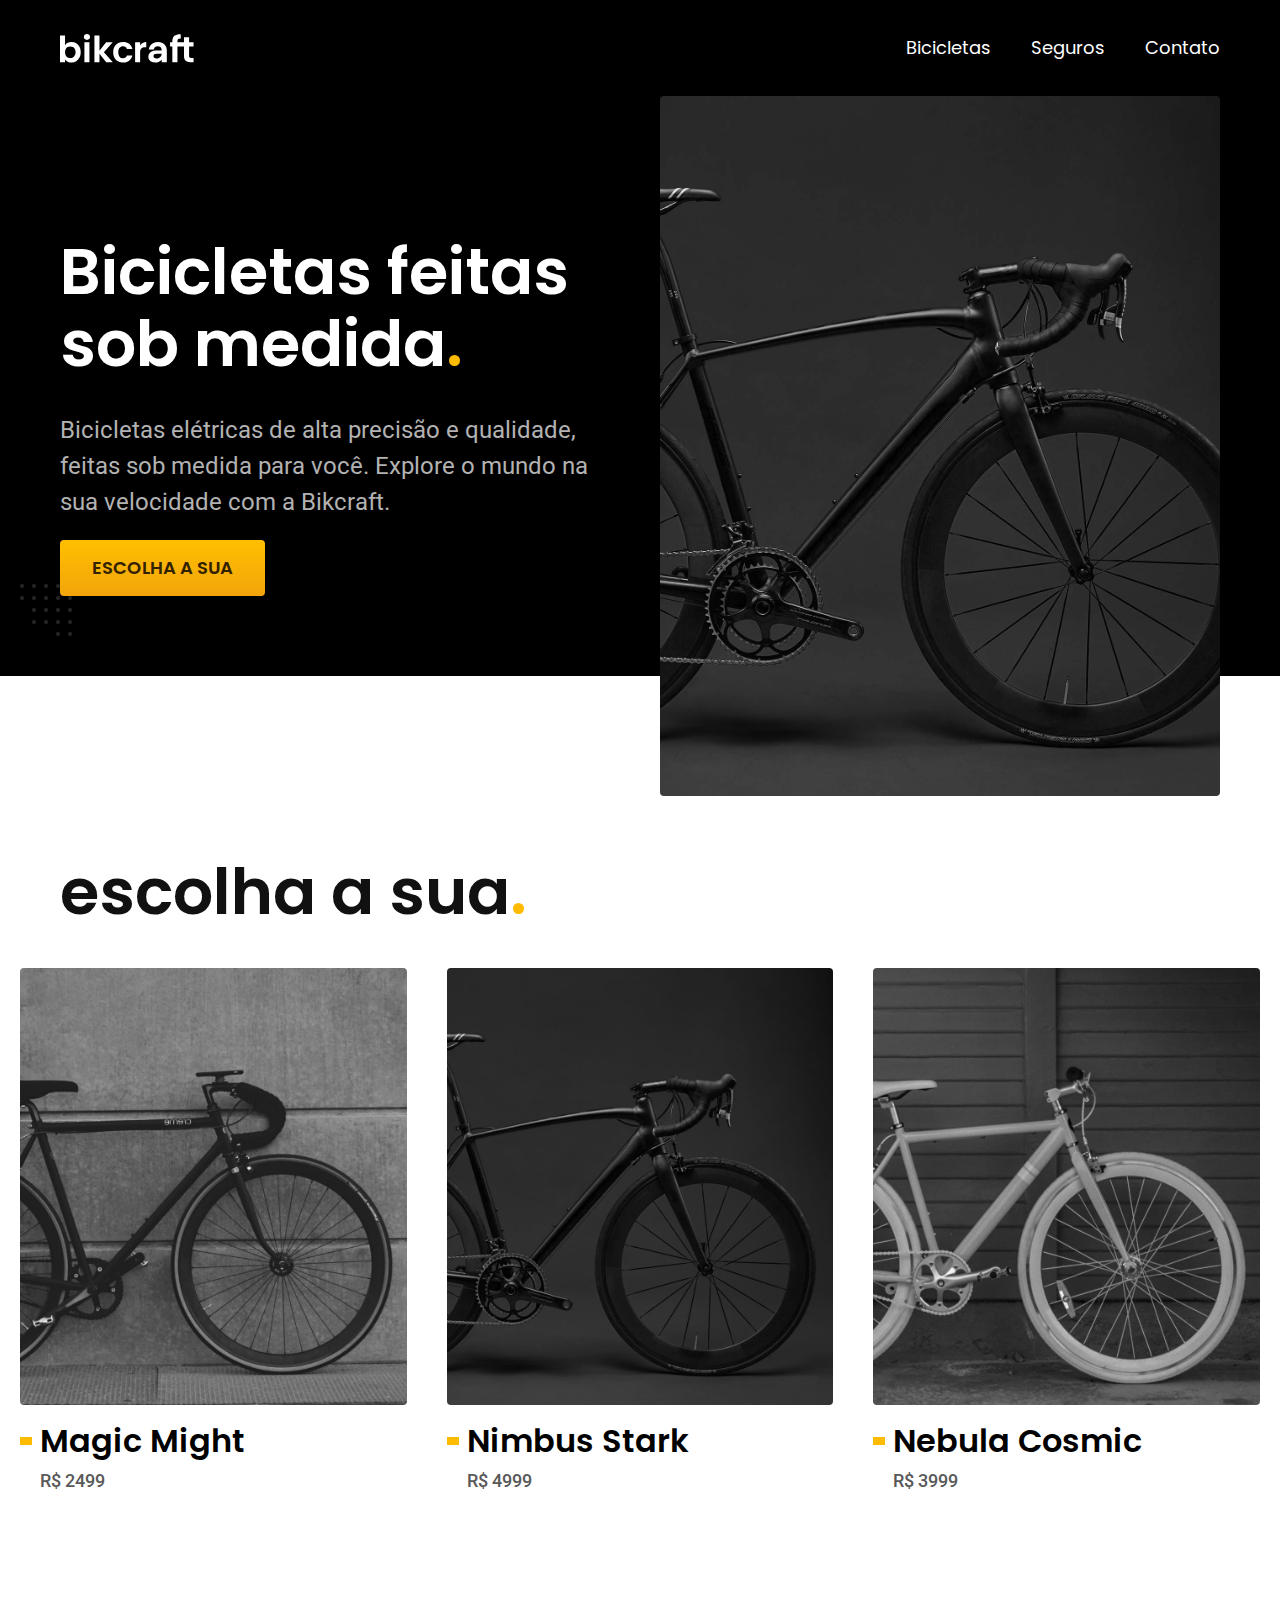
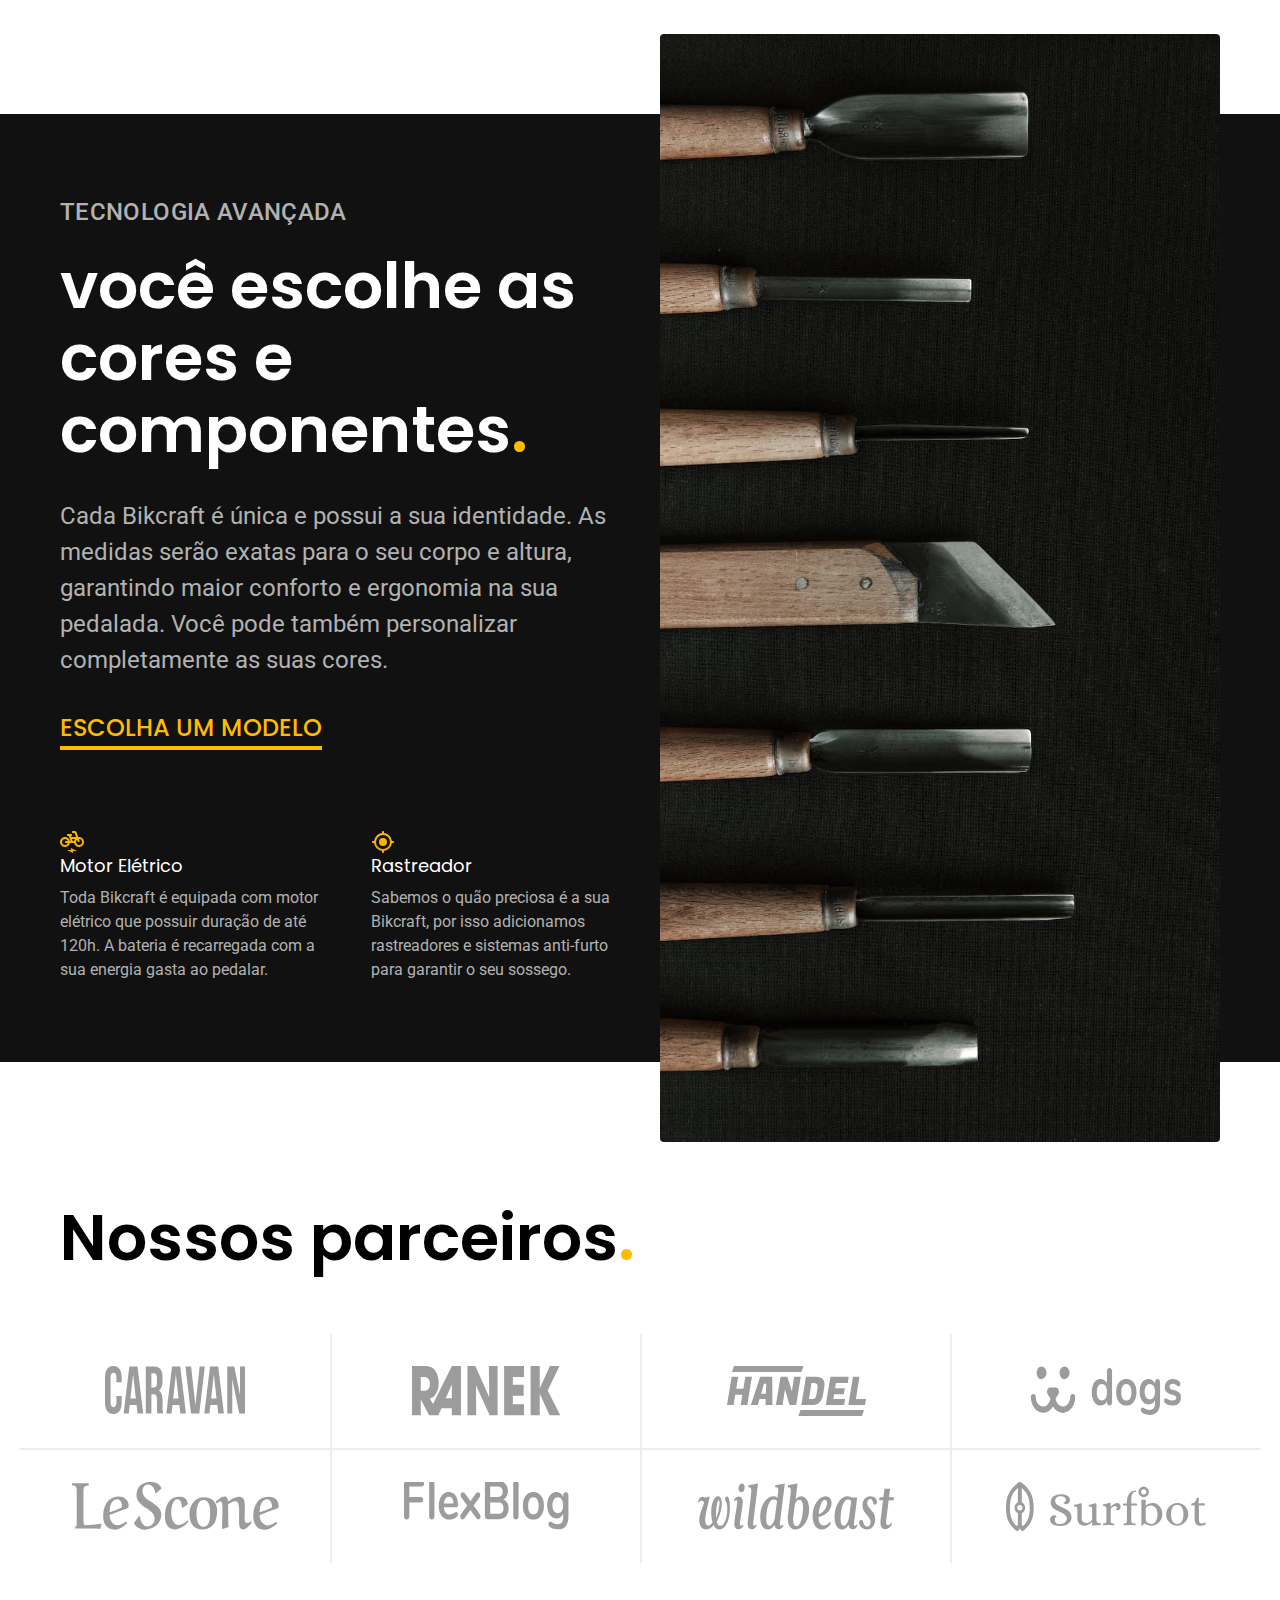
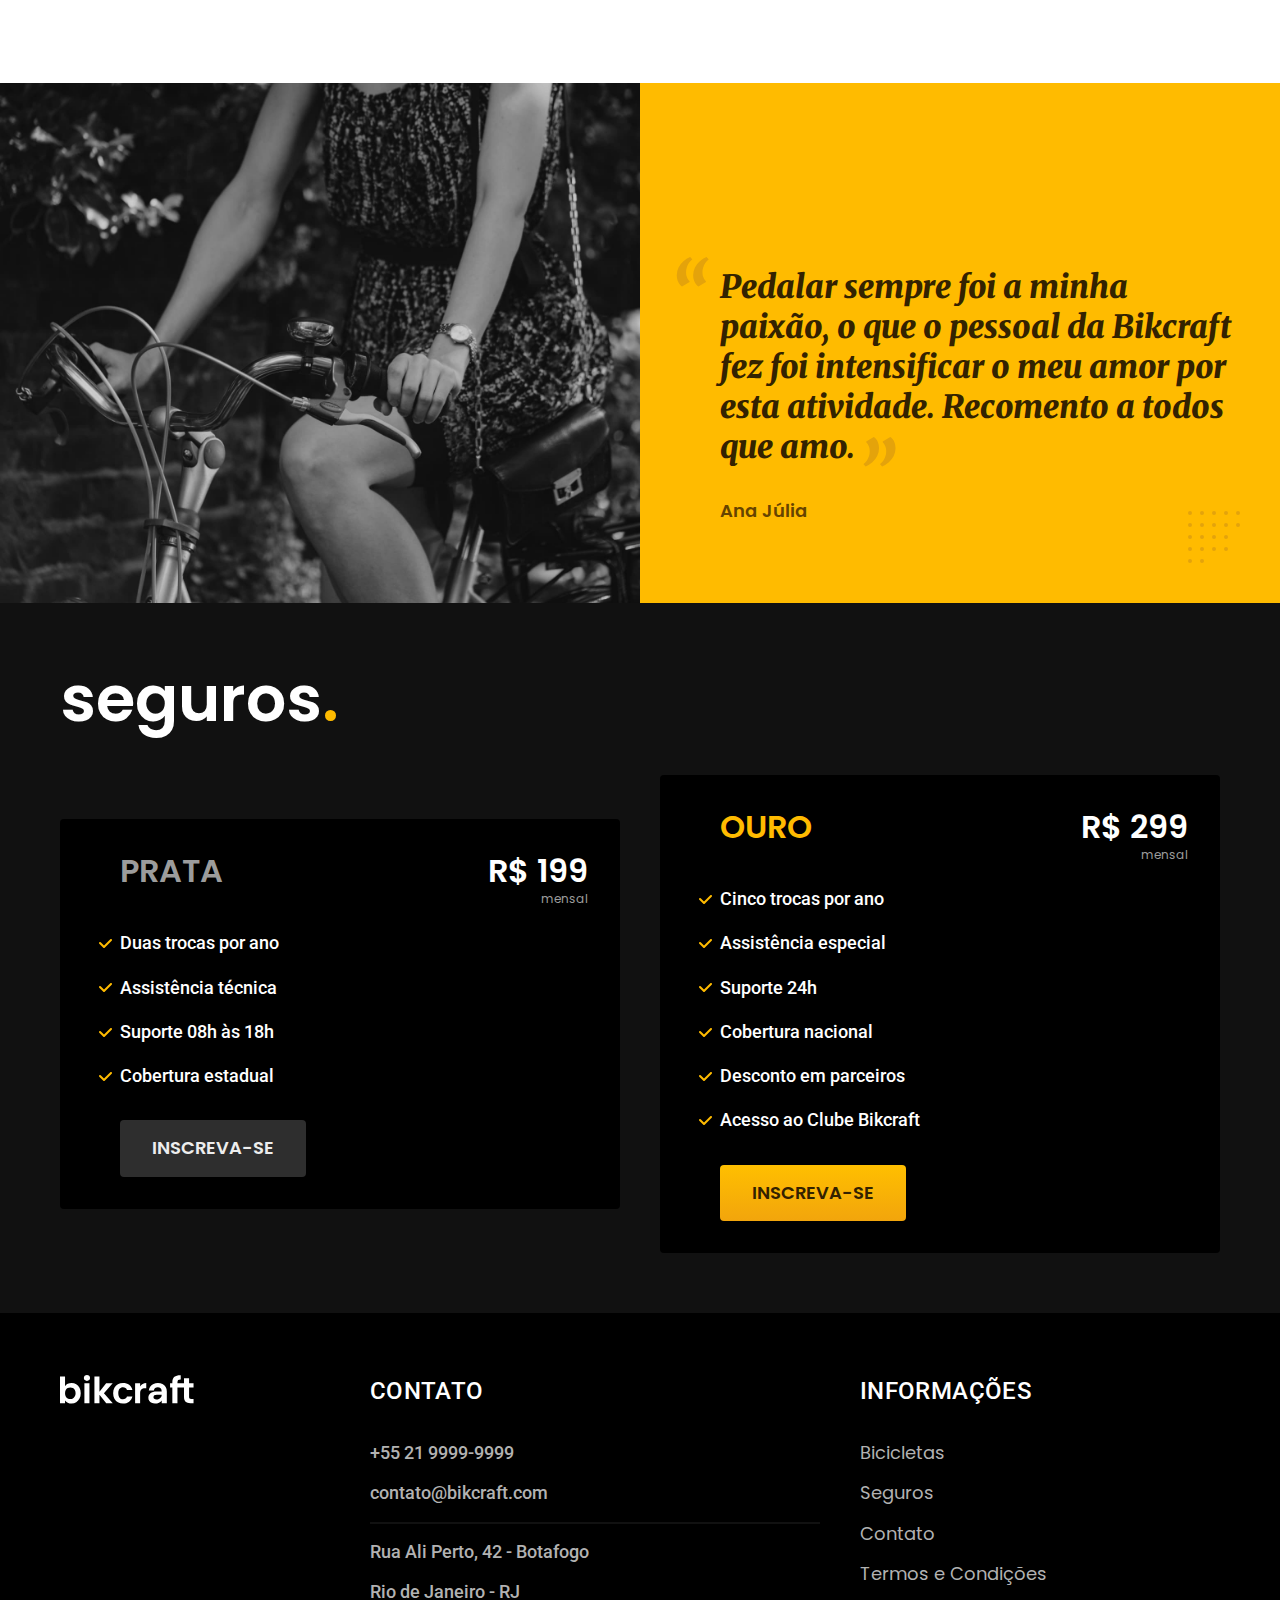
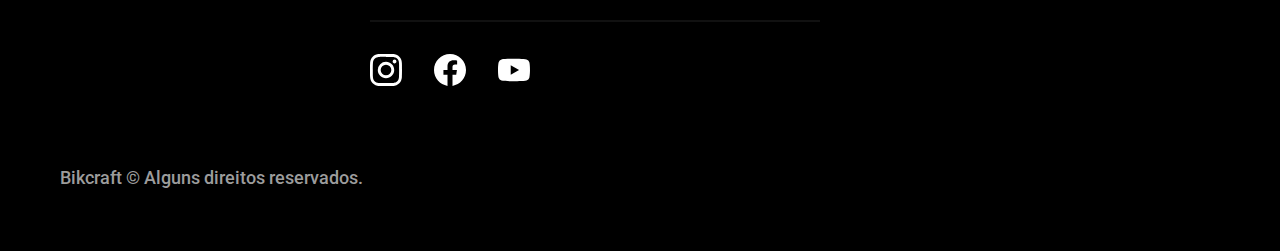
<file: index.html>
<!DOCTYPE html>
<html lang="pt-br">

<head>
    <meta charset="UTF-8">
    <meta http-equiv="X-UA-Compatible" content="IE=edge">
    <meta name="viewport" content="width=device-width, initial-scale=1.0">

    <title>Bikcraft - Bicicletas Elétricas</title>
    <meta name="description" content="Bicicletas elétricas de alta precisão e qualidade, feitas sob medida para o cliente. Explore o mundo da sua velocidade com a Bikcraft.">

    <link rel="icon" href="./favicon.svg" type="image/svg+xml">

    <link rel="preload" href="./css/style.min.css" as="style">
    <link rel="stylesheet" href="./css/style.min.css">

    <link rel="preconnect" href="https://fonts.googleapis.com">
    <link rel="preconnect" href="https://fonts.gstatic.com" crossorigin>
    <link href="https://fonts.googleapis.com/css2?family=Merriweather:ital,wght@1,900&family=Poppins:wght@400;600&family=Roboto:wght@400;500&display=swap" rel="stylesheet">


    <script>document.documentElement.classList.add("js");</script>
</head>

<body>
    <header class="header-bg">
        <div class="container header">
            <a href="./">
                <img src="./img/bikcraft.svg" alt="Logo Bikcraft" width="136" height="32">
            </a>
            <nav aria-label="primaria">
                <ul class="header-menu font-1-m cor-0">
                    <li><a href="./bicicletas.html">Bicicletas</a></li>
                    <li><a href="./seguros.html">Seguros</a></li>
                    <li><a href="./contato.html">Contato</a></li>
                </ul>
            </nav>
        </div>
    </header>

    <main class="introducao-bg">
        <div class="introducao container">
            <div class="introducao-conteudo">
                <h1 class="font-1-xxl cor-0 fadeInDown" data-anime="200">Bicicletas feitas sob medida<span>.</span></h1>
                <p class="font-2-l cor-5 fadeInDown" data-anime="400">Bicicletas elétricas de alta precisão e qualidade, feitas sob medida para você. Explore o mundo na sua velocidade com a Bikcraft.</p>
                <a class="botao" href="./bicicletas.html" data-anime="600">Escolha a sua</a>
            </div>
            <picture class="fadeInDown" data-anime="800">
                <source media="(max-width: 800px)" srcset="./img/bicicletas/nimbus.jpg">
                <img src="./img/fotos/introducao.jpg" alt="Bicicleta elétrica preta" width="1280" height="1600">
            </picture>
        </div>
    </main>

    <article class="bicicletas-listas">
        <h2 class="container font-1-xxl cor-11">escolha a sua<span class="cor-p1">.</span></h2>
        <ul>
            <li>
                <a href="./bicicletas/magic.html">
                    <img src="./img/bicicletas/magic-home.jpg" alt="Bicicleta preta" width="920" height="1040">
                    <h3 class="font-1-xl">Magic Might</h3>
                    <span class="font-2-m cor-8">R$ 2499</span>
                </a>
            </li>
            <li>
                <a href="./bicicletas/nimbus.html">
                    <img src="./img/bicicletas/nimbus-home.jpg" alt="Bicicleta preta" width="920" height="1040">
                    <h3 class="font-1-xl">Nimbus Stark</h3>
                    <span class="font-2-m cor-8">R$ 4999</span>
                </a>
            </li>
            <li>
                <a href="./bicicletas/nebulac.html">
                    <img src="./img/bicicletas/nebula-home.jpg" alt="Bicicleta preta" width="920" height="1040">
                    <h3 class="font-1-xl">Nebula Cosmic</h3>
                    <span class="font-2-m cor-8">R$ 3999</span>
                </a>
            </li>
        </ul>
    </article>

    <article class="tecnologia-bg">
        <div class="tecnologia container">
            <div class="tecnologia-conteudo">
                <span class="font-2-l-b cor-5">Tecnologia Avançada</span>
                <h2 class="font-1-xxl cor-0">você escolhe as cores e componentes<span class="cor-p1">.</span></h2>
                <p class="font-2-l cor-5">Cada Bikcraft é única e possui a sua identidade. As medidas serão exatas para o seu corpo e altura, garantindo maior conforto e ergonomia na sua pedalada. Você pode também personalizar completamente as suas cores.</p>
                <a class="link" href="./bicicletas.html">Escolha um modelo</a>
                <div class="tecnologia-vantagens">
                    <div>
                        <img src="./img/icones/eletrica.svg" alt="" width="24" height="24">
                        <h3 class="font-1-m cor-0">Motor Elétrico</h3>
                        <p class="font-2-s cor-5">Toda Bikcraft é equipada com motor elétrico que possuir duração de até 120h. A bateria é recarregada com a sua energia gasta ao pedalar.</p>
                    </div>
                    <div>
                        <img src="./img/icones/rastreador.svg" alt="" width="24" height="24">
                        <h3 class="font-1-m cor-0">Rastreador</h3>
                        <p class="font-2-s cor-5">Sabemos o quão preciosa é a sua Bikcraft, por isso adicionamos rastreadores e sistemas anti-furto para garantir o seu sossego.</p>
                    </div>
                </div>
            </div>
            <div class="tecnologia-imagem">
                <img src="./img/fotos/tecnologia.jpg" alt="" width="1200" height="1920">
            </div>
        </div>
    </article>

    <section class="parceiros" aria-label="Nossos Parceiros">
        <h2 class="container font-1-xxl">Nossos parceiros<span class="cor-p1">.</span></h2>

        <ul>
            <li><img src="/img/parceiros/caravan.svg" alt="caravan" width="140" height="38"></li>
            <li><img src="/img/parceiros/ranek.svg" alt="ranek" width="149" height="36"></li>
            <li><img src="/img/parceiros/handel.svg" alt="hendel" width="139" height="50"></li>
            <li><img src="/img/parceiros/dogs.svg" alt="dogs" width="152" height="39"></li>
            <li><img src="/img/parceiros/lescone.svg" alt="lescone" width="208" height="41"></li>
            <li><img src="/img/parceiros/flexblog.svg" alt="flexblog" width="165" height="38"></li>
            <li><img src="/img/parceiros/wildbeast.svg" alt="wildbeast" width="196" height="34"></li>
            <li><img src="/img/parceiros/surfbot.svg" alt="surfbot" width="200" height="49"></li>
        </ul>
    </section>

    <section class="depoimento" aria-label="Depoimento">
        <div>
            <img src="/img/fotos/depoimento.jpg" alt="Pessoa pedalando uma bicicleta Bikcraft" width="1560" height="1360">
        </div>
        <div class="depoimento-conteudo">
            <blockquote class="font-1-xl cor-p5">
                <p>Pedalar sempre foi a minha paixão, o que o pessoal da Bikcraft fez foi intensificar o meu amor por esta atividade. Recomento a todos que amo.</p>
            </blockquote>
            <span class="font-1-m-b cor-p4">Ana Júlia</span>
        </div>
    </section>

    <article class="seguros-bg">
        <div class="seguros container">
            <h2 class="font-1-xxl cor-0">seguros<span class="cor-p1">.</span></h2>
            <div class="seguros-item">
                <h3 class="font-1-xl cor-6">Prata</h3>
                <span class="font-1-xl cor-0">R$ 199 <span class="font-1-xs cor-6">mensal</span></span>
                <ul class="font-2-m cor-0">
                    <li>Duas trocas por ano</li>
                    <li>Assistência técnica</li>
                    <li>Suporte 08h às 18h</li>
                    <li>Cobertura estadual</li>
                </ul>
                <a class="botao secundario" href="./orcamento.html">Inscreva-se</a>
            </div>
            <div class="seguros-item">
                <h3 class="font-1-xl cor-p1">Ouro</h3>
                <span class="font-1-xl cor-0">R$ 299 <span class="font-1-xs cor-6">mensal</span></span>
                <ul class="font-2-m cor-0">
                    <li>Cinco trocas por ano</li>
                    <li>Assistência especial</li>
                    <li>Suporte 24h</li>
                    <li>Cobertura nacional</li>
                    <li>Desconto em parceiros</li>
                    <li>Acesso ao Clube Bikcraft</li>
                </ul>
                <a class="botao" href="./orcamento.html">Inscreva-se</a>
            </div>
        </div>
    </article>

    <footer class="footer-bg">
        <div class="footer container">
            <img src="./img/bikcraft.svg" alt="Bikcraft" width="136" height="32">
            <div class="footer-contato">
                <h3 class="font-2-l-b cor-0">Contato</h3>
                <ul class="font-2-m cor-5">
                    <li><a href="tel:+552199999999">+55 21 9999-9999</a></li>
                    <li><a href="mailto:contato@bikcraft.com">contato@bikcraft.com</a></li>
                    <li>Rua Ali Perto, 42 - Botafogo</li>
                    <li>Rio de Janeiro - RJ</li>
                </ul>
                <div class="footer-redes">
                    <a href="./">
                        <img src="./img/redes/instagram.svg" alt="Instagram" width="32" height="32">
                    </a>
                    <a href="./">
                        <img src="./img/redes/facebook.svg" alt="Facebook" width="32" height="32">
                    </a>
                    <a href="./">
                        <img src="./img/redes/youtube.svg" alt="Youtube" width="32" height="32">
                    </a>
                </div>
            </div>
            <div class="footer-informacoes">
                <h3 class="font-2-l-b cor-0">Informações</h3>
                <nav>
                    <ul class="font-1-m cor-5">
                        <li><a href="./bicicletas.html">Bicicletas</a></li>
                        <li><a href="./seguros.html">Seguros</a></li>
                        <li><a href="./contato.html">Contato</a></li>
                        <li><a href="./termos.html">Termos e Condições</a></li>
                    </ul>
                </nav>
            </div>
            <p class="footer-copy font-2-m cor-6">Bikcraft © Alguns direitos reservados.</p>
        </div>
    </footer>


    <script src="./js/plugins/simple-anime.js"></script>
    <script src="./js/script.js"></script>
</body>

</html>
</file>
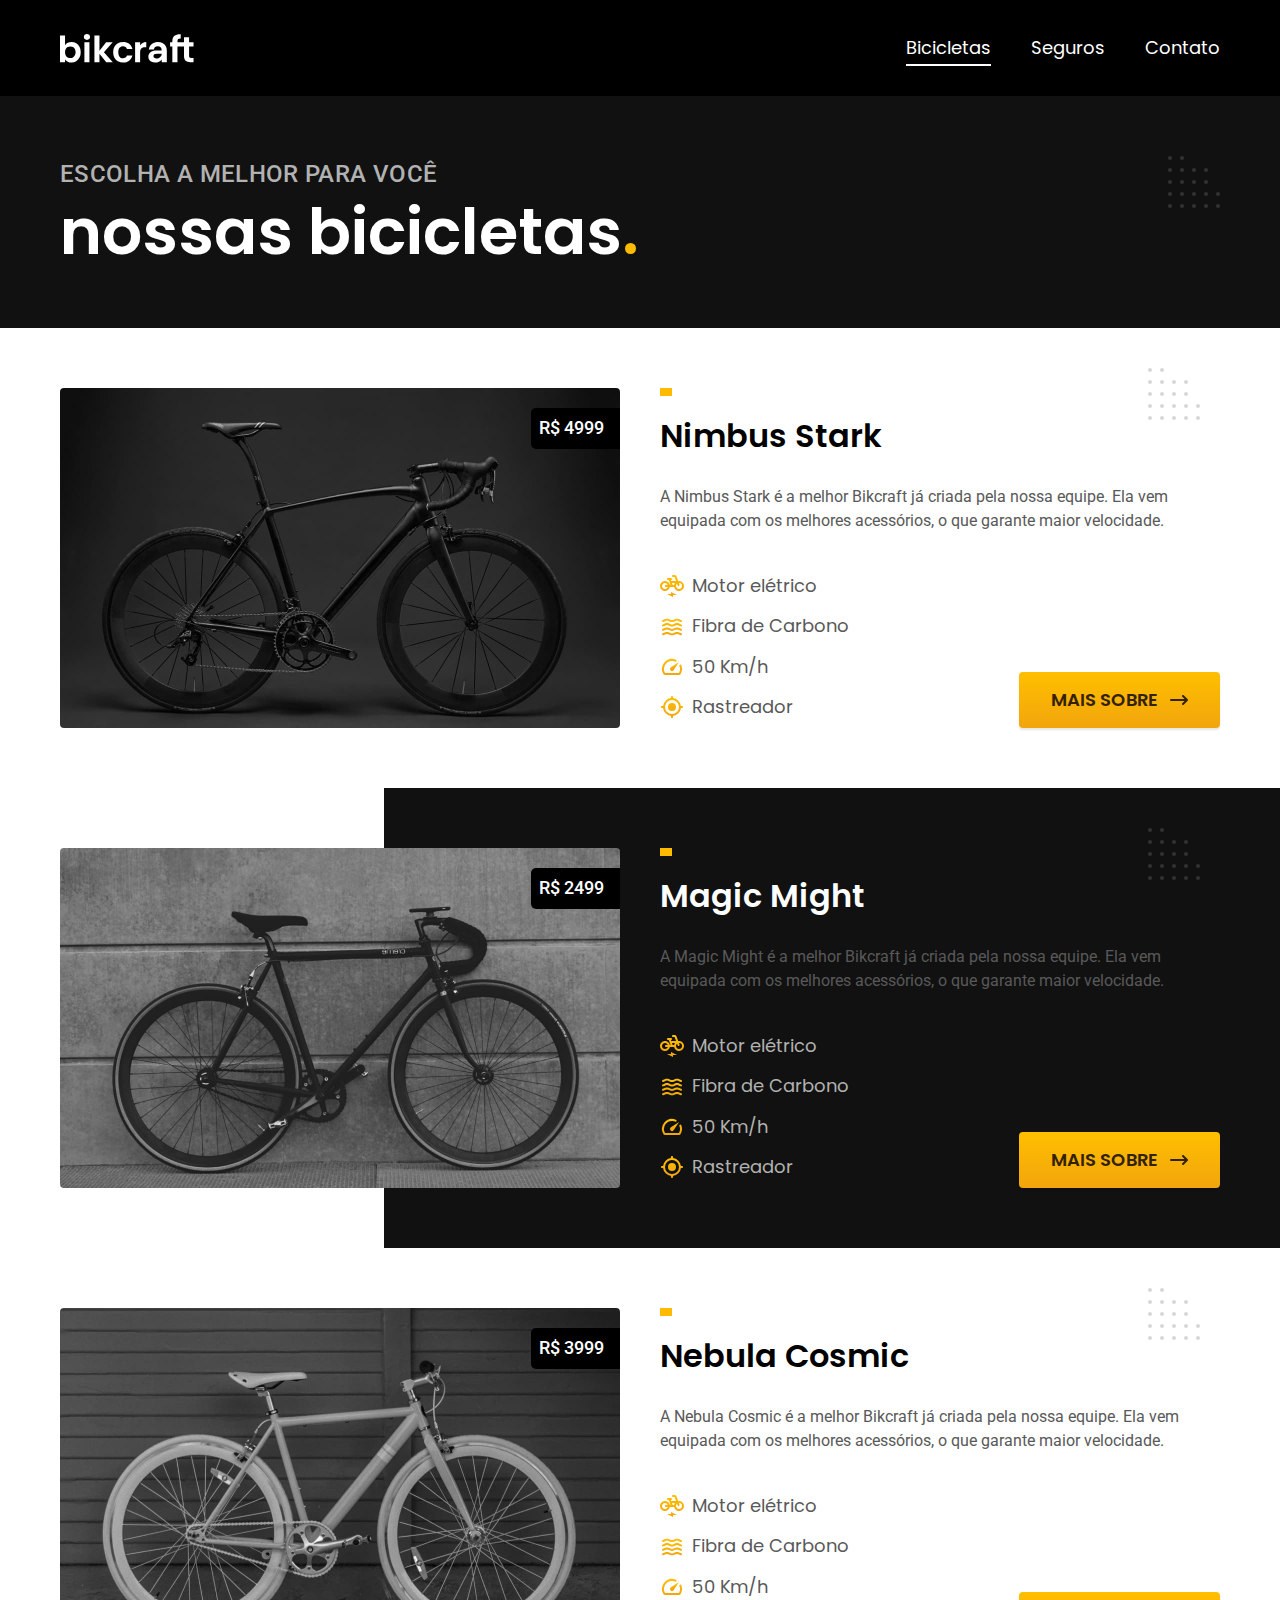
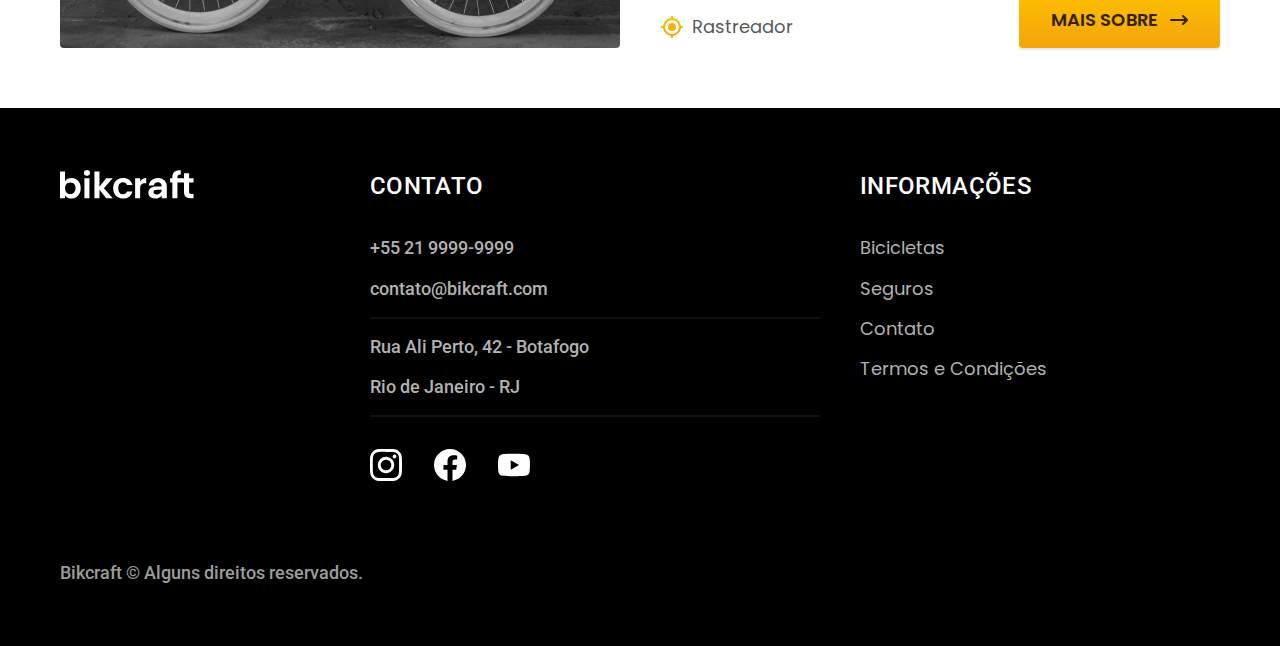
<file: bicicletas.html>
<!DOCTYPE html>
<html lang="pt-br">

<head>
  <meta charset="UTF-8">
  <meta http-equiv="X-UA-Compatible" content="IE=edge">
  <meta name="viewport" content="width=device-width, initial-scale=1.0">
  <title>Bicicletas | Bikcraft</title>
  <meta name="description" content="Termos e condições">

  <link rel="icon" href="./favicon.svg" type="image/svg+xml">

  <link rel="preload" href="./css/style.min.css" as="style">
  <link rel="stylesheet" href="./css/style.min.css">

  <link rel="preconnect" href="https://fonts.googleapis.com">
  <link rel="preconnect" href="https://fonts.gstatic.com" crossorigin>
  <link href="https://fonts.googleapis.com/css2?family=Merriweather:ital,wght@1,900&family=Poppins:wght@400;600&family=Roboto:wght@400;500&display=swap" rel="stylesheet">
  <script>document.documentElement.classList.add("js");</script>
</head>

<body id="bicicletas">
  <header class="header-bg">
    <div class="container header">
      <a href="./">
        <img src="./img/bikcraft.svg" alt="Logo Bikcraft" width="136" height="32">
      </a>
      <nav aria-label="primaria">
        <ul class="header-menu font-1-m cor-0">
          <li><a href="./bicicletas.html">Bicicletas</a></li>
          <li><a href="./seguros.html">Seguros</a></li>
          <li><a href="./contato.html">Contato</a></li>
        </ul>
      </nav>
    </div>
  </header>

  <main>
    <div class="titulo-bg">
      <div class="titulo container">
        <p class="font-2-l-b cor-5">Escolha a melhor para você</p>
        <h1 class="font-1-xxl cor-0">nossas bicicletas<span class="cor-p1">.</span></h1>
      </div>
    </div>


    <div class="bicicletas container">
      <div class="bicicletas-imagem">
        <img src="./img/bicicletas/nimbus.jpg" alt="Bicicleta preta" width="1120" height="680">
        <span class="font-2-m cor-0">R$ 4999</span>
      </div>
      <div class="bicicletas-conteudo">
        <h2 class="font-1-xl">Nimbus Stark</h2>
        <p class="font-2-s cor-8">A Nimbus Stark é a melhor Bikcraft já criada pela nossa equipe. Ela vem equipada com os melhores acessórios, o que garante maior velocidade.</p>
        <ul class="font-1-m cor-8">
          <li><img src="./img/icones/eletrica.svg" alt="" width="24" height="24">Motor elétrico</li>
          <li><img src="./img/icones/carbono.svg" alt="" width="24" height="24">Fibra de Carbono</li>
          <li><img src="./img/icones/velocidade.svg" alt="" width="24" height="24">50 Km/h</li>
          <li><img src="/img/icones/rastreador.svg" alt="" width="24" height="24">Rastreador</li>
        </ul>
        <a class="botao seta" href="./bicicletas/nimbus.html">Mais Sobre</a>
      </div>
    </div>

    <div class="bicicletas-bg">
      <div class="bicicletas container">
        <div class="bicicletas-imagem">
          <img src="./img/bicicletas/magic.jpg" alt="Bicicleta preta" width="1120" height="680">
          <span class="font-2-m cor-0">R$ 2499</span>
        </div>
        <div class="bicicletas-conteudo">
          <h2 class="font-1-xl cor-0">Magic Might</h2>
          <p class="font-2-s cor-8">A Magic Might é a melhor Bikcraft já criada pela nossa equipe. Ela vem equipada com os melhores acessórios, o que garante maior velocidade.</p>
          <ul class="font-1-m cor-5">
            <li><img src="./img/icones/eletrica.svg" alt="" width="24" height="24">Motor elétrico</li>
            <li><img src="./img/icones/carbono.svg" alt="" width="24" height="24">Fibra de Carbono</li>
            <li><img src="./img/icones/velocidade.svg" alt="" width="24" height="24">50 Km/h</li>
            <li><img src="/img/icones/rastreador.svg" alt="" width="24" height="24">Rastreador</li>
          </ul>
          <a class="botao seta" href="./bicicletas/magic.html">Mais Sobre</a>
        </div>
      </div>
    </div>


    <div class="bicicletas container">
      <div class="bicicletas-imagem">
        <img src="./img/bicicletas/nebula.jpg" alt="Bicicleta preta" width="1120" height="680">
        <span class="font-2-m cor-0">R$ 3999</span>
      </div>
      <div class="bicicletas-conteudo">
        <h2 class="font-1-xl">Nebula Cosmic</h2>
        <p class="font-2-s cor-8">A Nebula Cosmic é a melhor Bikcraft já criada pela nossa equipe. Ela vem equipada com os melhores acessórios, o que garante maior velocidade.</p>
        <ul class="font-1-m cor-8">
          <li><img src="./img/icones/eletrica.svg" alt="" width="24" height="24">Motor elétrico</li>
          <li><img src="./img/icones/carbono.svg" alt="" width="24" height="24">Fibra de Carbono</li>
          <li><img src="./img/icones/velocidade.svg" alt="" width="24" height="24">50 Km/h</li>
          <li><img src="/img/icones/rastreador.svg" alt="" width="24" height="24">Rastreador</li>
        </ul>
        <a class="botao seta" href="./bicicletas/nebula.html">Mais Sobre</a>
      </div>
    </div>

  </main>

  <footer class="footer-bg">
    <div class="footer container">
      <img src="./img/bikcraft.svg" alt="Logo Bikcraft" width="136" height="32">
      <div class="footer-contato">
        <h3 class="font-2-l-b cor-0">Contato</h3>
        <ul class="font-2-m cor-5">
          <li><a href="tel:+552199999999">+55 21 9999-9999</a></li>
          <li><a href="mailto:contato@bikcraft.com">contato@bikcraft.com</a></li>
          <li>Rua Ali Perto, 42 - Botafogo</li>
          <li>Rio de Janeiro - RJ</li>
        </ul>
        <div class="footer-redes">
          <a href="./">
            <img src="./img/redes/instagram.svg" alt="Instagram" width="32" height="32">
          </a>
          <a href="./">
            <img src="./img/redes/facebook.svg" alt="Facebook" width="32" height="32">
          </a>
          <a href="./">
            <img src="./img/redes/youtube.svg" alt="Youtube" width="32" height="32">
          </a>
        </div>
      </div>
      <div class="footer-informacoes">
        <h3 class="font-2-l-b cor-0">Informações</h3>
        <nav>
          <ul class="font-1-m cor-5">
            <li><a href="./bicicletas.html">Bicicletas</a></li>
            <li><a href="./seguros.html">Seguros</a></li>
            <li><a href="./contato.html">Contato</a></li>
            <li><a href="./termos.html">Termos e Condições</a></li>
          </ul>
        </nav>
      </div>
      <p class="footer-copy font-2-m cor-6">Bikcraft © Alguns direitos reservados.</p>
    </div>
  </footer>


  <script src="./js/script.js"></script>
</body>

</html>
</file>
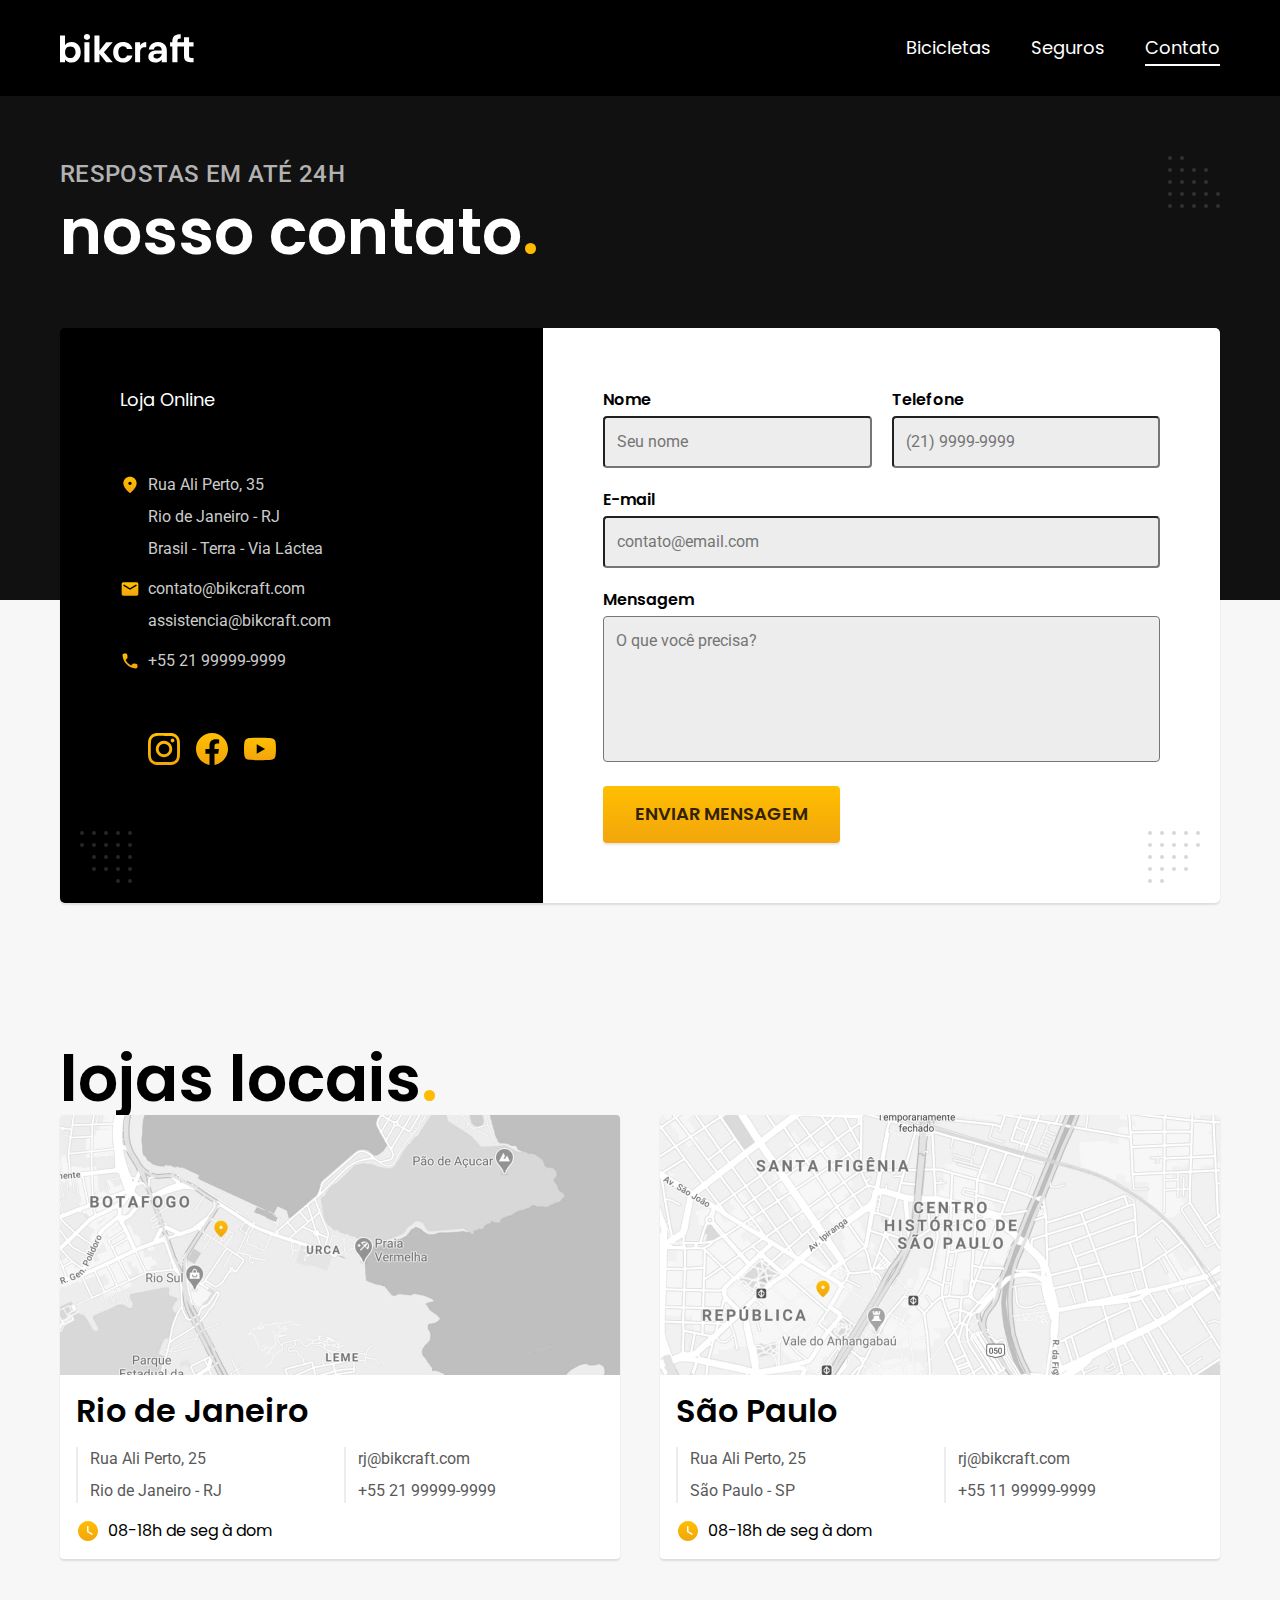
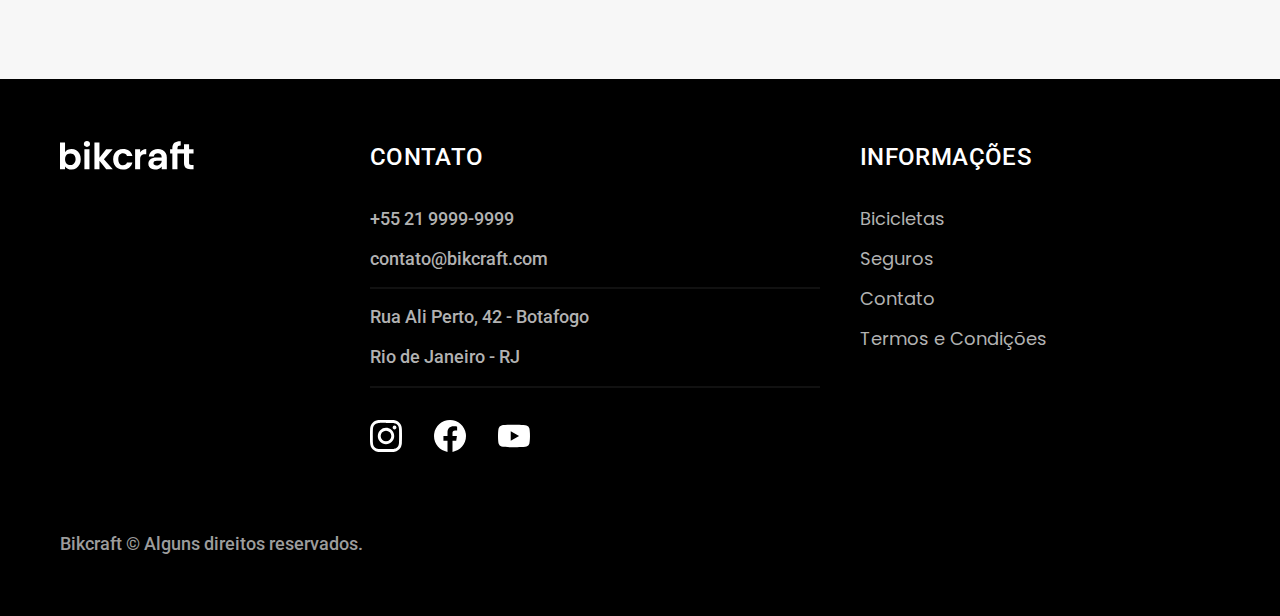
<file: contato.html>
<!DOCTYPE html>
<html lang="pt-br">

<head>
  <meta charset="UTF-8">
  <meta http-equiv="X-UA-Compatible" content="IE=edge">
  <meta name="viewport" content="width=device-width, initial-scale=1.0">
  <title>Contato | Bikcraft</title>
  <meta name="description" content="Contato Bikcraft">

  <link rel="icon" href="./favicon.svg" type="image/svg+xml">

  <link rel="preload" href="./css/style.min.css" as="style">
  <link rel="stylesheet" href="./css/style.min.css">

  <link rel="preconnect" href="https://fonts.googleapis.com">
  <link rel="preconnect" href="https://fonts.gstatic.com" crossorigin>
  <link href="https://fonts.googleapis.com/css2?family=Merriweather:ital,wght@1,900&family=Poppins:wght@400;600&family=Roboto:wght@400;500&display=swap" rel="stylesheet">
  <script>document.documentElement.classList.add("js");</script>
</head>

<body id="contato">
  <header class="header-bg">
    <div class="container header">
      <a href="./">
        <img src="./img/bikcraft.svg" alt="Logo Bikcraft" width="136" height="32">
      </a>
      <nav aria-label="primaria">
        <ul class="header-menu font-1-m cor-0">
          <li><a href="./bicicletas.html">Bicicletas</a></li>
          <li><a href="./seguros.html">Seguros</a></li>
          <li><a href="./contato.html">Contato</a></li>
        </ul>
      </nav>
    </div>
  </header>

  <main>
    <div class="titulo-bg">
      <div class="titulo container">
        <p class="font-2-l-b cor-5">Respostas em até 24h</p>
        <h1 class="font-1-xxl cor-0">nosso contato<span class="cor-p1">.</span></h1>
      </div>
    </div>

    <div class="contato container">
      <section class="contato-dados" aria-label="Endereço">
        <h2 class="font-1-m cor-0">Loja Online</h2>
        <div class="contato-endereco font-2-s cor-4">
          <p>Rua Ali Perto, 35</p>
          <p>Rio de Janeiro - RJ</p>
          <p>Brasil - Terra - Via Láctea</p>
        </div>
        <address class="contato-meios font-2-s cor-4">
          <a href="mailto:contato@bikcraft.com">contato@bikcraft.com</a>
          <a href="mailto:assistencia@bikcraft.com">assistencia@bikcraft.com</a>
          <a href="tel:+5521999999999">+55 21 99999-9999</a>
        </address>
        <div class="contato-redes">
          <a href="./">
            <img src="./img/redes/instagram-p.svg" alt="Instagram" width="32" height="32">
          </a>
          <a href="./">
            <img src="./img/redes/facebook-p.svg" alt="Facebook" width="32" height="32">
          </a>
          <a href="./">
            <img src="./img/redes/youtube-p.svg" alt="Youtube" width="32" height="32">
          </a>
        </div>
      </section>

      <section class="contato-formulario" aria-label="Formulário">
        <form class="form" action="./contato.html">
          <div>
            <label for="nome">Nome</label>
            <input type="text" id="nome" name="nome" placeholder="Seu nome">
          </div>
          <div>
            <label for="telefone">Telefone</label>
            <input type="text" id="telefone" name="telefone" placeholder="(21) 9999-9999">
          </div>
          <div class="col-2">
            <label for="email">E-mail</label>
            <input type="text" id="email" name="email" placeholder="contato@email.com">
          </div>
          <div class="col-2">
            <label for="mensagem">Mensagem</label>
            <textarea rows="5" id="mensagem" name="mensagem" placeholder="O que você precisa?"></textarea>
          </div>
          <button class="botao">Enviar mensagem</button>
        </form>

      </section>
    </div>

  </main>

  <article class="lojas container">
    <h2 class="font-1-xxl">lojas locais<span class="cor-p1">.</span></h2>
    <div class="lojas-item">
      <img src="./img/lojas/rj.jpg" alt="mapa marcando o endereço em Rua Ali Perto, 25 - Rio de Janeiro - RJ" width="1120" height="520">
      <div class="lojas-conteudo">
        <h3 class="font-1-xl">Rio de Janeiro</h3>
        <div class="lojas-dados font-2-s cor-8">
          <p>Rua Ali Perto, 25</p>
          <p>Rio de Janeiro - RJ</p>
        </div>
        <div class="lojas-dados font-2-s cor-8">
          <a href="mailto:rj@bikcraft.com">rj@bikcraft.com</a>
          <a href="tel:+5521999999999">+55 21 99999-9999</a>
        </div>
        <p class="lojas-tempo font-1-s"><img src="./img/icones/horario.svg" alt="" width="24" height="24">08-18h de seg à dom</p>
      </div>
    </div>

    <div class="lojas-item">
      <img src="./img/lojas/sp.jpg" alt="mapa marcando o endereço em Rua Ali Perto, 25 - São Paulo - SP" width="1120" height="520">
      <div class="lojas-conteudo">
        <h3 class="font-1-xl">São Paulo</h3>
        <div class="lojas-dados font-2-s cor-8">
          <p>Rua Ali Perto, 25</p>
          <p>São Paulo - SP</p>
        </div>
        <div class="lojas-dados font-2-s cor-8">
          <a href="mailto:sp@bikcraft.com">rj@bikcraft.com</a>
          <a href="tel:+5511999999999">+55 11 99999-9999</a>
        </div>
        <p class="lojas-tempo font-1-s"><img src="./img/icones/horario.svg" alt="" width="24" height="24">08-18h de seg à dom</p>
      </div>
    </div>
  </article>

  <footer class="footer-bg">
    <div class="footer container">
      <img src="./img/bikcraft.svg" alt="Logo Bikcraft" width="136" height="32">
      <div class="footer-contato">
        <h3 class="font-2-l-b cor-0">Contato</h3>
        <ul class="font-2-m cor-5">
          <li><a href="tel:+552199999999">+55 21 9999-9999</a></li>
          <li><a href="mailto:contato@bikcraft.com">contato@bikcraft.com</a></li>
          <li>Rua Ali Perto, 42 - Botafogo</li>
          <li>Rio de Janeiro - RJ</li>
        </ul>
        <div class="footer-redes">
          <a href="./">
            <img src="./img/redes/instagram.svg" alt="Instagram" width="32" height="32">
          </a>
          <a href="./">
            <img src="./img/redes/facebook.svg" alt="Facebook" width="32" height="32">
          </a>
          <a href="./">
            <img src="./img/redes/youtube.svg" alt="Youtube" width="32" height="32">
          </a>
        </div>
      </div>
      <div class="footer-informacoes">
        <h3 class="font-2-l-b cor-0">Informações</h3>
        <nav>
          <ul class="font-1-m cor-5">
            <li><a href="./bicicletas.html">Bicicletas</a></li>
            <li><a href="./seguros.html">Seguros</a></li>
            <li><a href="./contato.html">Contato</a></li>
            <li><a href="./termos.html">Termos e Condições</a></li>
          </ul>
        </nav>
      </div>
      <p class="footer-copy font-2-m cor-6">Bikcraft © Alguns direitos reservados.</p>
    </div>
  </footer>


  <script src="./js/script.js"></script>
</body>

</html>
</file>
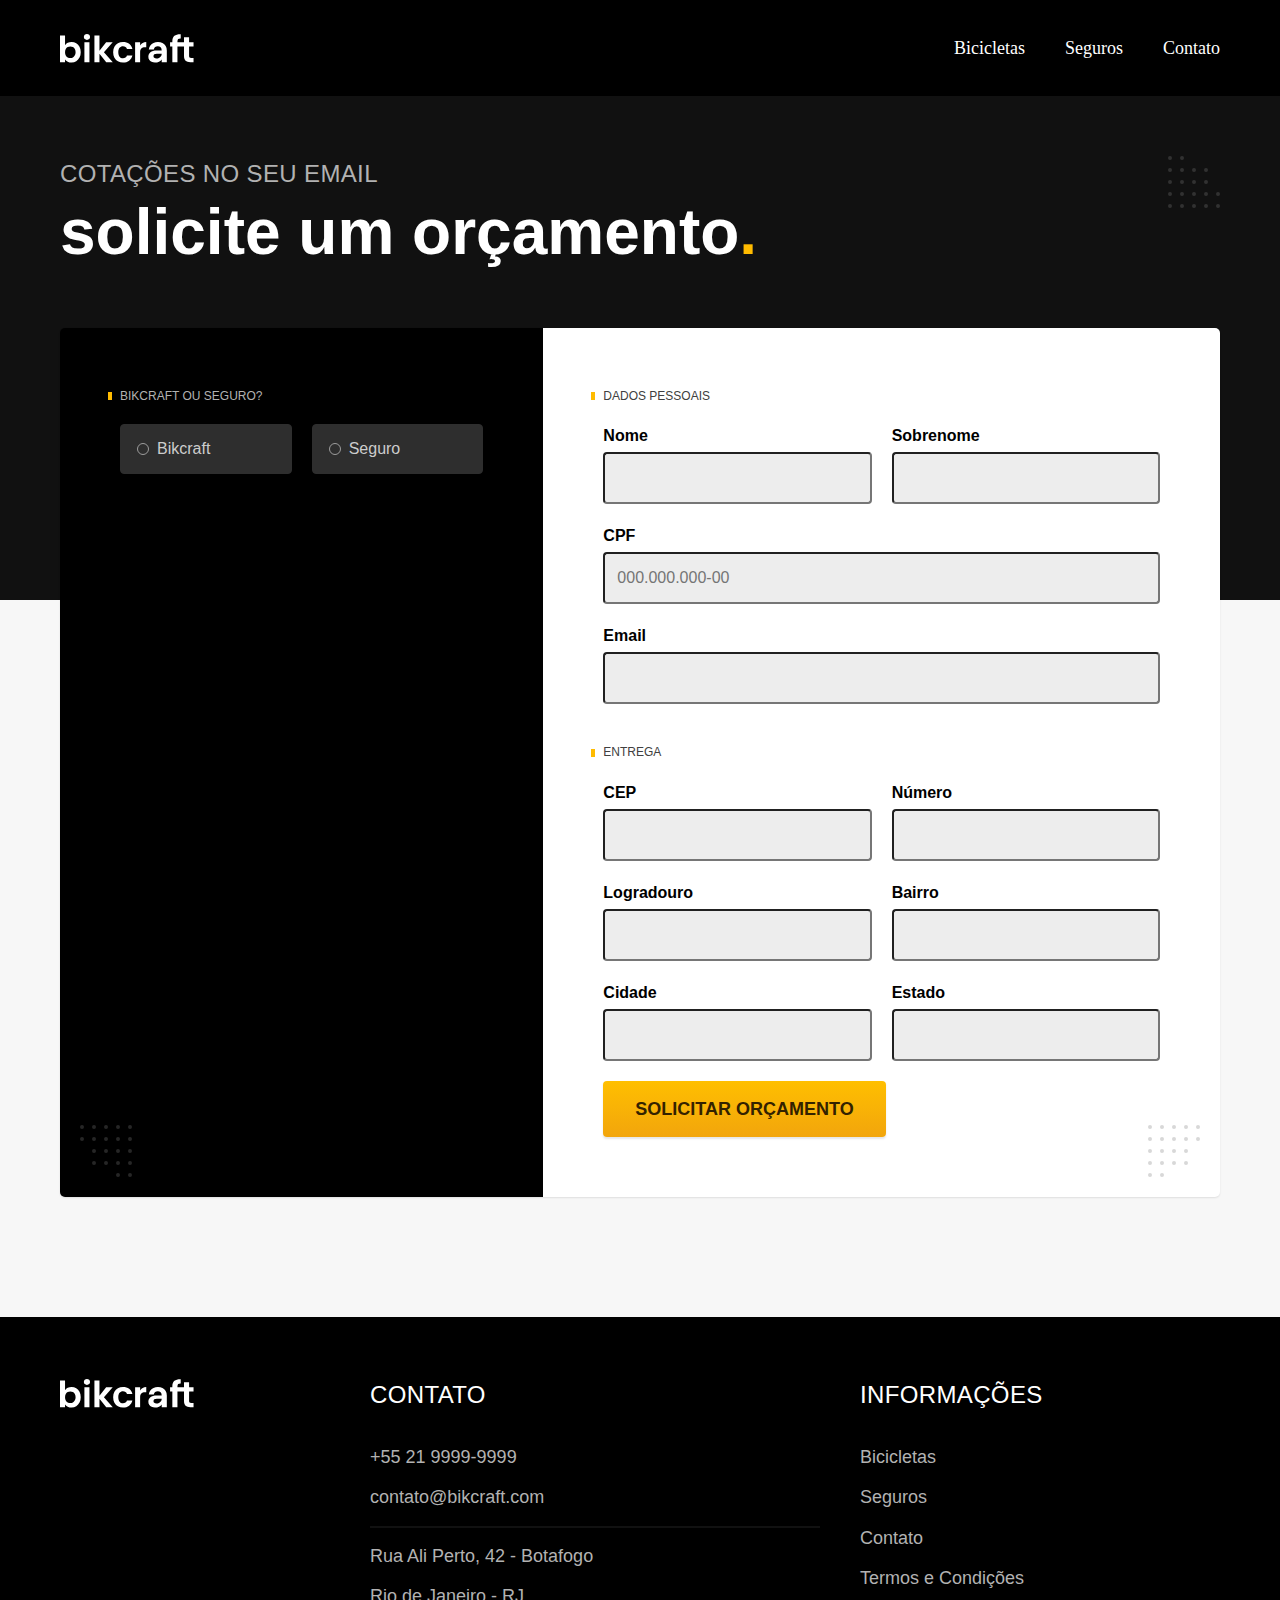
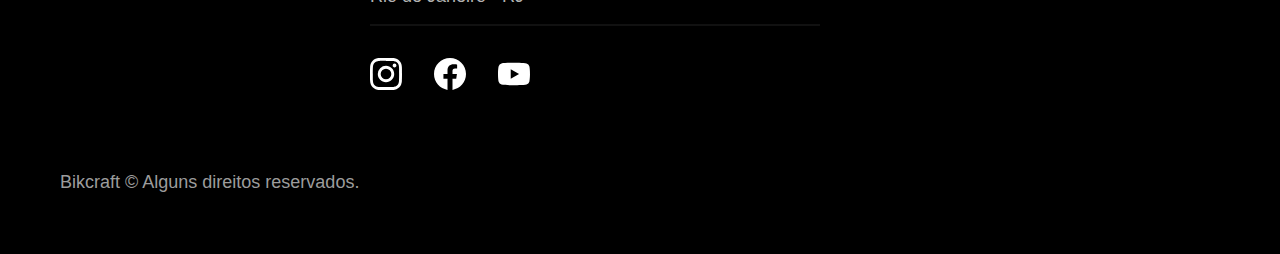
<file: orcamento.html>
<!DOCTYPE html>
<html lang="pt-br">

<head>
  <meta charset="UTF-8">
  <meta name="viewport" content="width=device-width, initial-scale=1.0">

  <title>Orçamento | Bikcraft</title>
  <meta name="description" content="Orçamento.">

  <link rel="icon" href="./favicon.svg" type="image/svg+xml">

  <link rel="preload" href="./css/style.min.css" as="style">
  <link rel="stylesheet" href="./css/style.min.css">
  <script>document.documentElement.classList.add("js");</script>
</head>

<body id="orcamento">
  <header class="header-bg">
    <div class="header container">
      <a href="./">
        <img src="./img/bikcraft.svg" alt="Logo Bikcraft" width="136" height="32">
      </a>

      <nav aria-label="primaria">
        <ul class="header-menu font-1-m cor-0">
          <li><a href="./bicicletas.html">Bicicletas</a></li>
          <li><a href="./seguros.html">Seguros</a></li>
          <li><a href="./contato.html">Contato</a></li>
        </ul>
      </nav>
    </div>
  </header>

  <main>
    <div class="titulo-bg">
      <div class="titulo container">
        <p class="font-2-l-b cor-5">Cotações no seu email</p>
        <h1 class="font-1-xxl cor-0">solicite um orçamento<span class="cor-p1">.</span></h1>
      </div>
    </div>

    <form class="orcamento container" action="./orcamento.html">
      <div class="orcamento-produto">
        <h2 class="font-1-xs cor-5">Bikcraft ou Seguro?</h2>

        <input type="radio" name="tipo" value="bikcraft" id="bikcraft">
        <label for="bikcraft">Bikcraft</label>

        <input type="radio" name="tipo" value="seguro" id="seguro">
        <label for="seguro">Seguro</label>

        <div class="orcamento-conteudo" id="orcamento-bikcraft">
          <h2 class="font-1-xs cor-5">Escolha a sua</h2>

          <input type="radio" name="produto" value="nimbus" id="nimbus">
          <label for="nimbus">Nimbus Stark <span>R$ 4999</span></label>
          <div class="orcamento-detalhes">
            <ul class="font-1-xs cor-8">
              <li><img src="./img/icones/eletrica.svg" alt="" width="24" height="24"> Motor Elétrico</li>
              <li><img src="./img/icones/carbono.svg" alt="" width="24" height="24"> Fibra de Carbono</li>
              <li><img src="./img/icones/velocidade.svg" alt="" width="24" height="24"> 50 km/h</li>
              <li><img src="./img/icones/rastreador.svg" alt="" width="24" height="24"> Rastreador</li>
            </ul>
            <img src="./img/bicicletas/nimbus.jpg" alt="Bicicleta preta" width="1120" height="680">
          </div>

          <input type="radio" name="produto" value="magic" id="magic">
          <label for="magic">Magic Might <span>R$ 2499</span></label>
          <div class="orcamento-detalhes">
            <ul class="font-1-xs cor-8">
              <li><img src="./img/icones/eletrica.svg" alt="" width="24" height="24"> Motor Elétrico</li>
              <li><img src="./img/icones/carbono.svg" alt="" width="24" height="24"> Fibra de Carbono</li>
              <li><img src="./img/icones/velocidade.svg" alt="" width="24" height="24"> 45 km/h</li>
              <li><img src="./img/icones/rastreador.svg" alt="" width="24" height="24"> Rastreador</li>
            </ul>
            <img src="./img/bicicletas/magic.jpg" alt="Bicicleta preta" width="1120" height="680">
          </div>

          <input type="radio" name="produto" value="nebula" id="nebula">
          <label for="nebula">Nebula Cosmic <span>R$ 3999</span></label>
          <div class="orcamento-detalhes">
            <ul class="font-1-xs cor-8">
              <li><img src="./img/icones/eletrica.svg" alt="" width="24" height="24"> Motor Elétrico</li>
              <li><img src="./img/icones/carbono.svg" alt="" width="24" height="24"> Fibra de Carbono</li>
              <li><img src="./img/icones/velocidade.svg" alt="" width="24" height="24"> 40 km/h</li>
              <li><img src="./img/icones/rastreador.svg" alt="" width="24" height="24"> Rastreador</li>
            </ul>
            <img src="./img/bicicletas/nebula.jpg" alt="Bicicleta branca" width="1120" height="680">
          </div>

        </div>

        <div class="orcamento-conteudo" id="orcamento-seguro">
          <h2 class="font-1-xs cor-5">Escolha o plano</h2>

          <input type="radio" name="produto" value="prata" id="prata">
          <label for="prata">Prata <span>R$ 199</span></label>

          <input type="radio" name="produto" value="ouro" id="ouro">
          <label for="ouro">Ouro <span>R$ 299</span></label>
        </div>
      </div>
      <div class="orcamento-dados form">
        <h2 class="font-1-xs cor-9 col-2">dados pessoais</h2>
        <div>
          <label for="nome">Nome</label>
          <input type="text" id="nome" name="nome">
        </div>
        <div>
          <label for="sobrenome">Sobrenome</label>
          <input type="text" id="sobrenome" name="sobrenome">
        </div>
        <div class="col-2">
          <label for="cpf">CPF</label>
          <input type="text" id="cpf" name="cpf" placeholder="000.000.000-00">
        </div>
        <div class="col-2">
          <label for="email">Email</label>
          <input type="email" id="email" name="email">
        </div>
        <h2 class="font-1-xs cor-9 col-2">entrega</h2>
        <div>
          <label for="cep">CEP</label>
          <input type="text" id="cep" name="cep">
        </div>
        <div>
          <label for="numero">Número</label>
          <input type="text" id="numero" name="numero">
        </div>
        <div>
          <label for="logradouro">Logradouro</label>
          <input type="text" id="logradouro" name="logradouro">
        </div>
        <div>
          <label for="bairro">Bairro</label>
          <input type="text" id="bairro" name="bairro">
        </div>
        <div>
          <label for="cidade">Cidade</label>
          <input type="text" id="cidade" name="cidade">
        </div>
        <div>
          <label for="estado">Estado</label>
          <input type="text" id="estado" name="estado">
        </div>
        <button class="botao col-2">Solicitar Orçamento</button>
      </div>
    </form>
  </main>

  <footer class="footer-bg">
    <div class="footer container">
      <img src="./img/bikcraft.svg" alt="Logo Bikcraft" width="136" height="32">
      <div class="footer-contato">
        <h3 class="font-2-l-b cor-0">Contato</h3>
        <ul class="font-2-m cor-5">
          <li><a href="tel:+552199999999">+55 21 9999-9999</a></li>
          <li><a href="mailto:contato@bikcraft.com">contato@bikcraft.com</a></li>
          <li>Rua Ali Perto, 42 - Botafogo</li>
          <li>Rio de Janeiro - RJ</li>
        </ul>
        <div class="footer-redes">
          <a href="./">
            <img src="./img/redes/instagram.svg" alt="Instagram" width="32" height="32">
          </a>
          <a href="./">
            <img src="./img/redes/facebook.svg" alt="Facebook" width="32" height="32">
          </a>
          <a href="./">
            <img src="./img/redes/youtube.svg" alt="Youtube" width="32" height="32">
          </a>
        </div>
      </div>
      <div class="footer-informacoes">
        <h3 class="font-2-l-b cor-0">Informações</h3>
        <nav>
          <ul class="font-1-m cor-5">
            <li><a href="./bicicletas.html">Bicicletas</a></li>
            <li><a href="./seguros.html">Seguros</a></li>
            <li><a href="./contato.html">Contato</a></li>
            <li><a href="./termos.html">Termos e Condições</a></li>
          </ul>
        </nav>
      </div>
      <p class="footer-copy font-2-m cor-6">Bikcraft © Alguns direitos reservados.</p>
    </div>
  </footer>

  <script src="./js/script.js"></script>
</body>

</html>
</file>
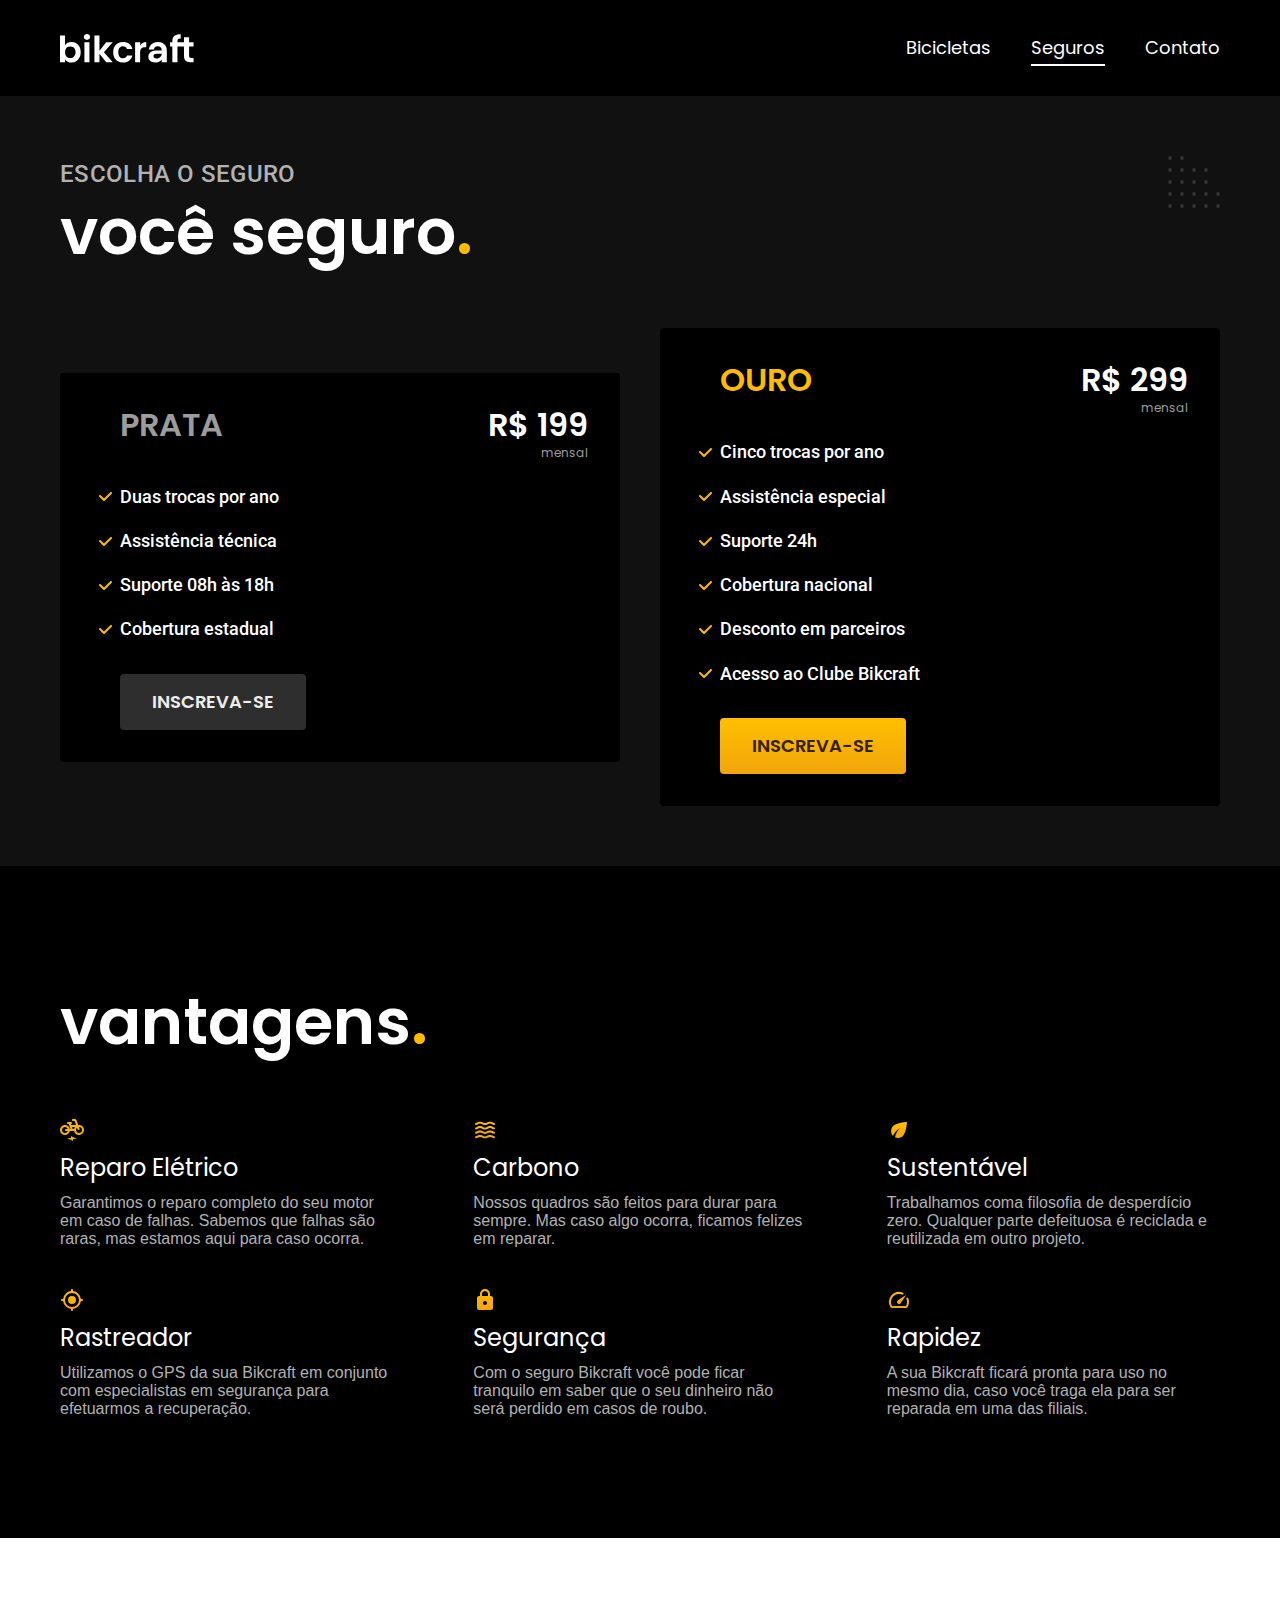
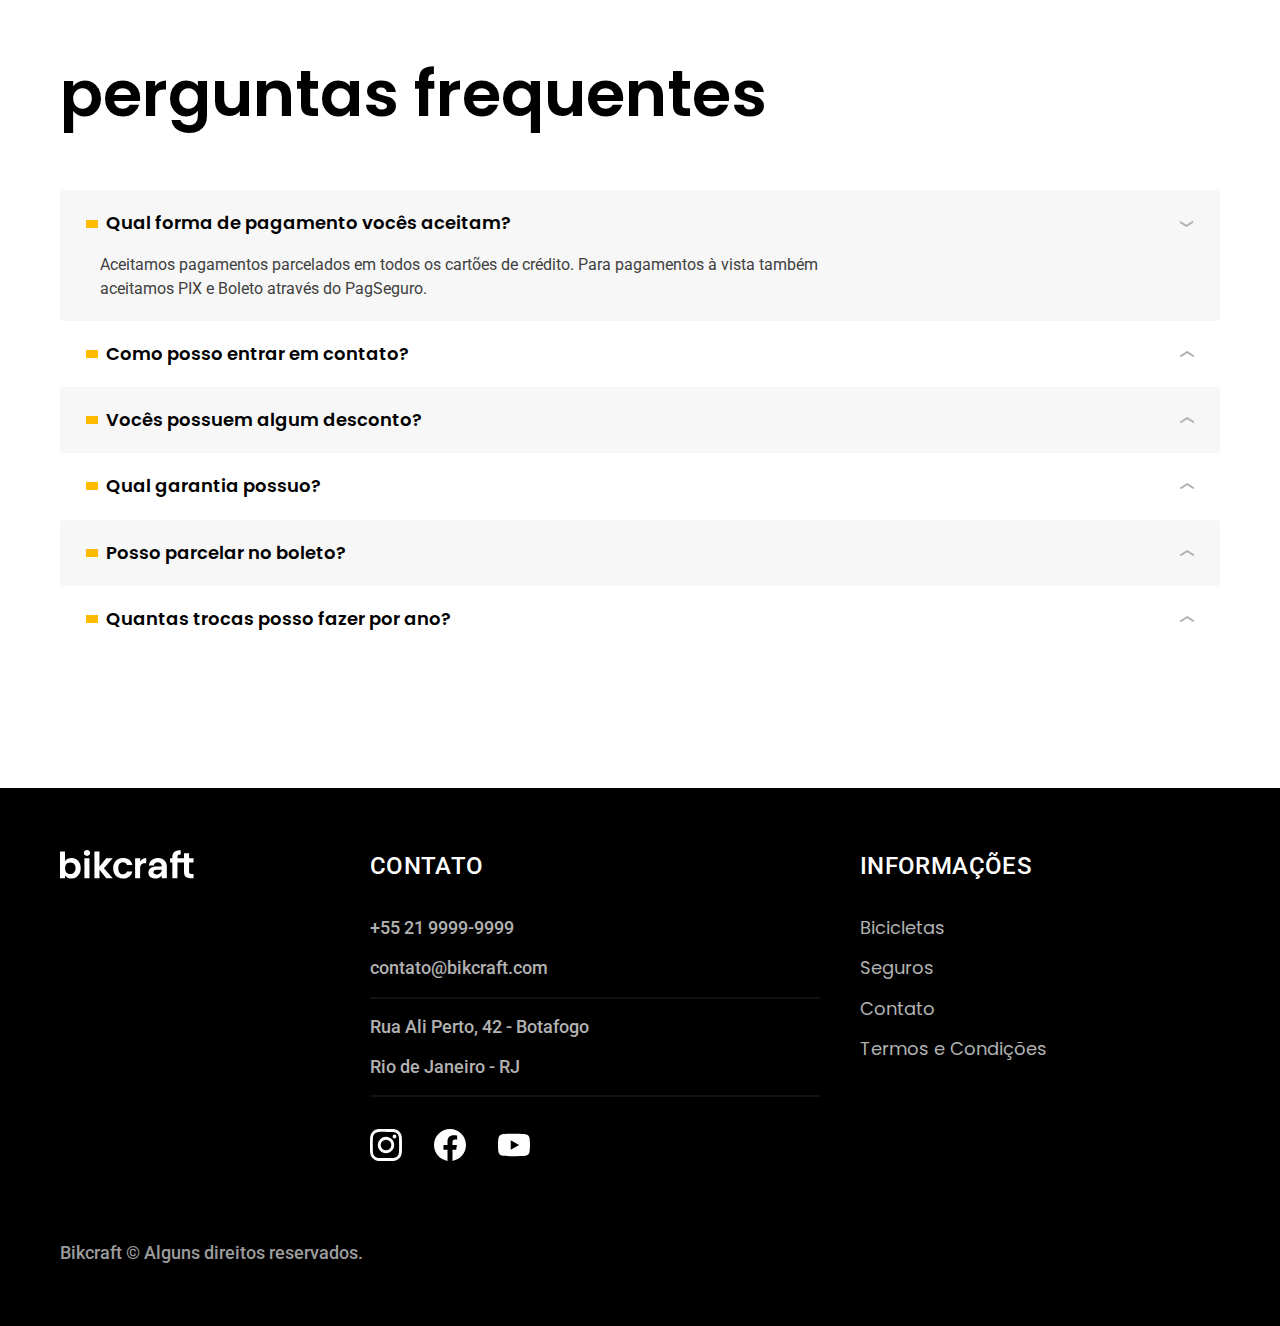
<file: seguros.html>
<!DOCTYPE html>
<html lang="pt-br">

<head>
  <meta charset="UTF-8">
  <meta http-equiv="X-UA-Compatible" content="IE=edge">
  <meta name="viewport" content="width=device-width, initial-scale=1.0">
  <title>Seguros | Bikcraft</title>
  <meta name="description" content="Seguros">

  <link rel="icon" href="./favicon.svg" type="image/svg+xml">

  <link rel="preload" href="./css/style.min.css" as="style">
  <link rel="stylesheet" href="./css/style.min.css">

  <link rel="preconnect" href="https://fonts.googleapis.com">
  <link rel="preconnect" href="https://fonts.gstatic.com" crossorigin>
  <link href="https://fonts.googleapis.com/css2?family=Merriweather:ital,wght@1,900&family=Poppins:wght@400;600&family=Roboto:wght@400;500&display=swap" rel="stylesheet">
  <script>document.documentElement.classList.add("js");</script>
</head>

<body id="seguros">
  <header class="header-bg">
    <div class="container header">
      <a href="./">
        <img src="./img/bikcraft.svg" alt="Logo Bikcraft" width="136" height="32">
      </a>
      <nav aria-label="primaria">
        <ul class="header-menu font-1-m cor-0">
          <li><a href="./bicicletas.html">Bicicletas</a></li>
          <li><a href="./seguros.html">Seguros</a></li>
          <li><a href="./contato.html">Contato</a></li>
        </ul>
      </nav>
    </div>
  </header>

  <main class="seguros-bg">
    <div class="titulo-bg">
      <div class="titulo container">
        <p class="font-2-l-b cor-5">Escolha o seguro</p>
        <h1 class="font-1-xxl cor-0">você seguro<span class="cor-p1">.</span></h1>
      </div>
    </div>

    <div class="seguros container">

      <div class="seguros-item fadeInLeft" data-anime="200">
        <h3 class="font-1-xl cor-6">Prata</h3>
        <span class="font-1-xl cor-0">R$ 199 <span class="font-1-xs cor-6">mensal</span></span>
        <ul class="font-2-m cor-0">
          <li>Duas trocas por ano</li>
          <li>Assistência técnica</li>
          <li>Suporte 08h às 18h</li>
          <li>Cobertura estadual</li>
        </ul>
        <a class="botao secundario" href="./orcamento.html?tipo=seguro&produto=prata">Inscreva-se</a>
      </div>

      <div class="seguros-item fadeInRight" data-anime="400">
        <h3 class="font-1-xl cor-p1">Ouro</h3>
        <span class="font-1-xl cor-0">R$ 299 <span class="font-1-xs cor-6">mensal</span></span>
        <ul class="font-2-m cor-0">
          <li>Cinco trocas por ano</li>
          <li>Assistência especial</li>
          <li>Suporte 24h</li>
          <li>Cobertura nacional</li>
          <li>Desconto em parceiros</li>
          <li>Acesso ao Clube Bikcraft</li>
        </ul>
        <a class="botao" href="./orcamento.html?tipo=seguro&produto=ouro">Inscreva-se</a>
      </div>
    </div>

  </main>

  <article class="vantagens-bg">
    <div class="vantagens container">
      <h2 class="font-1-xxl cor-0">vantagens<span class="cor-p1">.</span></h2>
      <ul>

        <li>
          <img src="./img/icones/eletrica.svg" alt="" width="24" height="24">
          <h3 class="font-1-l cor-0">Reparo Elétrico</h3>
          <p class="font=2-s cor-5">Garantimos o reparo completo do seu motor em caso de falhas. Sabemos que falhas são raras, mas estamos aqui para caso ocorra.</p>
        </li>

        <li>
          <img src="./img/icones/carbono.svg" alt="" width="24" height="24">
          <h3 class="font-1-l cor-0">Carbono</h3>
          <p class="font=2-s cor-5">Nossos quadros são feitos para durar para sempre. Mas caso algo ocorra, ficamos felizes em reparar.</p>
        </li>

        <li>
          <img src="./img/icones/sustentavel.svg" alt="" width="24" height="24">
          <h3 class="font-1-l cor-0">Sustentável</h3>
          <p class="font=2-s cor-5">Trabalhamos coma filosofia de desperdício zero. Qualquer parte defeituosa é reciclada e reutilizada em outro projeto.</p>
        </li>

        <li>
          <img src="./img/icones/rastreador.svg" alt="" width="24" height="24">
          <h3 class="font-1-l cor-0">Rastreador</h3>
          <p class="font=2-s cor-5">Utilizamos o GPS da sua Bikcraft em conjunto com especialistas em segurança para efetuarmos a recuperação.</p>
        </li>

        <li>
          <img src="./img/icones/seguro.svg" alt="" width="24" height="24">
          <h3 class="font-1-l cor-0">Segurança</h3>
          <p class="font=2-s cor-5">Com o seguro Bikcraft você pode ficar tranquilo em saber que o seu dinheiro não será perdido em casos de roubo.</p>
        </li>

        <li>
          <img src="./img/icones/velocidade.svg" alt="" width="24" height="24">
          <h3 class="font-1-l cor-0">Rapidez</h3>
          <p class="font=2-s cor-5">A sua Bikcraft ficará pronta para uso no mesmo dia, caso você traga ela para ser reparada em uma das filiais.</p>
        </li>

      </ul>
    </div>
  </article>

  <article class="perguntas container">
    <h2 class="font-1-xxl">perguntas frequentes</h2>
    <dl>
      <div>
        <dt><button class="font-1-m-b" aria-controls="pergunta1" aria-expanded="true">Qual forma de pagamento vocês aceitam?</button></dt>
        <dd id="pergunta1" class="font-2-s cor-9 ativa">Aceitamos pagamentos parcelados em todos os cartões de crédito. Para pagamentos à vista também aceitamos PIX e Boleto através do PagSeguro.</dd>
      </div>
      <div>
        <dt><button class="font-1-m-b" aria-controls="pergunta2" aria-expanded="false">Como posso entrar em contato?</button></dt>
        <dd id="pergunta2" class="font-2-s cor-9">Aceitamos pagamentos parcelados em todos os cartões de crédito. Para pagamentos à vista também aceitamos PIX e Boleto através do PagSeguro.</dd>
      </div>
      <div>
        <dt><button class="font-1-m-b" aria-controls="pergunta3" aria-expanded="false">Vocês possuem algum desconto?</button></dt>
        <dd id="pergunta3" class="font-2-s cor-9">Aceitamos pagamentos parcelados em todos os cartões de crédito. Para pagamentos à vista também aceitamos PIX e Boleto através do PagSeguro.</dd>
      </div>
      <div>
        <dt><button class="font-1-m-b" aria-controls="pergunta4" aria-expanded="false">Qual garantia possuo?</button></dt>
        <dd id="pergunta4" class="font-2-s cor-9">Aceitamos pagamentos parcelados em todos os cartões de crédito. Para pagamentos à vista também aceitamos PIX e Boleto através do PagSeguro.</dd>
      </div>
      <div>
        <dt><button class="font-1-m-b" aria-controls="pergunta5" aria-expanded="false">Posso parcelar no boleto?</button></dt>
        <dd id="pergunta5" class="font-2-s cor-9">Aceitamos pagamentos parcelados em todos os cartões de crédito. Para pagamentos à vista também aceitamos PIX e Boleto através do PagSeguro.</dd>
      </div>
      <div>
        <dt><button class="font-1-m-b" aria-controls="pergunta6" aria-expanded="false">Quantas trocas posso fazer por ano?</button></dt>
        <dd id="pergunta6" class="font-2-s cor-9">Aceitamos pagamentos parcelados em todos os cartões de crédito. Para pagamentos à vista também aceitamos PIX e Boleto através do PagSeguro.</dd>
      </div>

    </dl>
  </article>

  <footer class="footer-bg">
    <div class="footer container">
      <img src="./img/bikcraft.svg" alt="Logo Bikcraft" width="136" height="32">
      <div class="footer-contato">
        <h3 class="font-2-l-b cor-0">Contato</h3>
        <ul class="font-2-m cor-5">
          <li><a href="tel:+552199999999">+55 21 9999-9999</a></li>
          <li><a href="mailto:contato@bikcraft.com">contato@bikcraft.com</a></li>
          <li>Rua Ali Perto, 42 - Botafogo</li>
          <li>Rio de Janeiro - RJ</li>
        </ul>
        <div class="footer-redes">
          <a href="./">
            <img src="./img/redes/instagram.svg" alt="Instagram" width="32" height="32">
          </a>
          <a href="./">
            <img src="./img/redes/facebook.svg" alt="Facebook" width="32" height="32">
          </a>
          <a href="./">
            <img src="./img/redes/youtube.svg" alt="Youtube" width="32" height="32">
          </a>
        </div>
      </div>
      <div class="footer-informacoes">
        <h3 class="font-2-l-b cor-0">Informações</h3>
        <nav>
          <ul class="font-1-m cor-5">
            <li><a href="./bicicletas.html">Bicicletas</a></li>
            <li><a href="./seguros.html">Seguros</a></li>
            <li><a href="./contato.html">Contato</a></li>
            <li><a href="./termos.html">Termos e Condições</a></li>
          </ul>
        </nav>
      </div>
      <p class="footer-copy font-2-m cor-6">Bikcraft © Alguns direitos reservados.</p>
    </div>
  </footer>


  <script src="./js/plugins/simple-anime.js"></script>
  <script src="./js/script.js"></script>
</body>

</html>
</file>
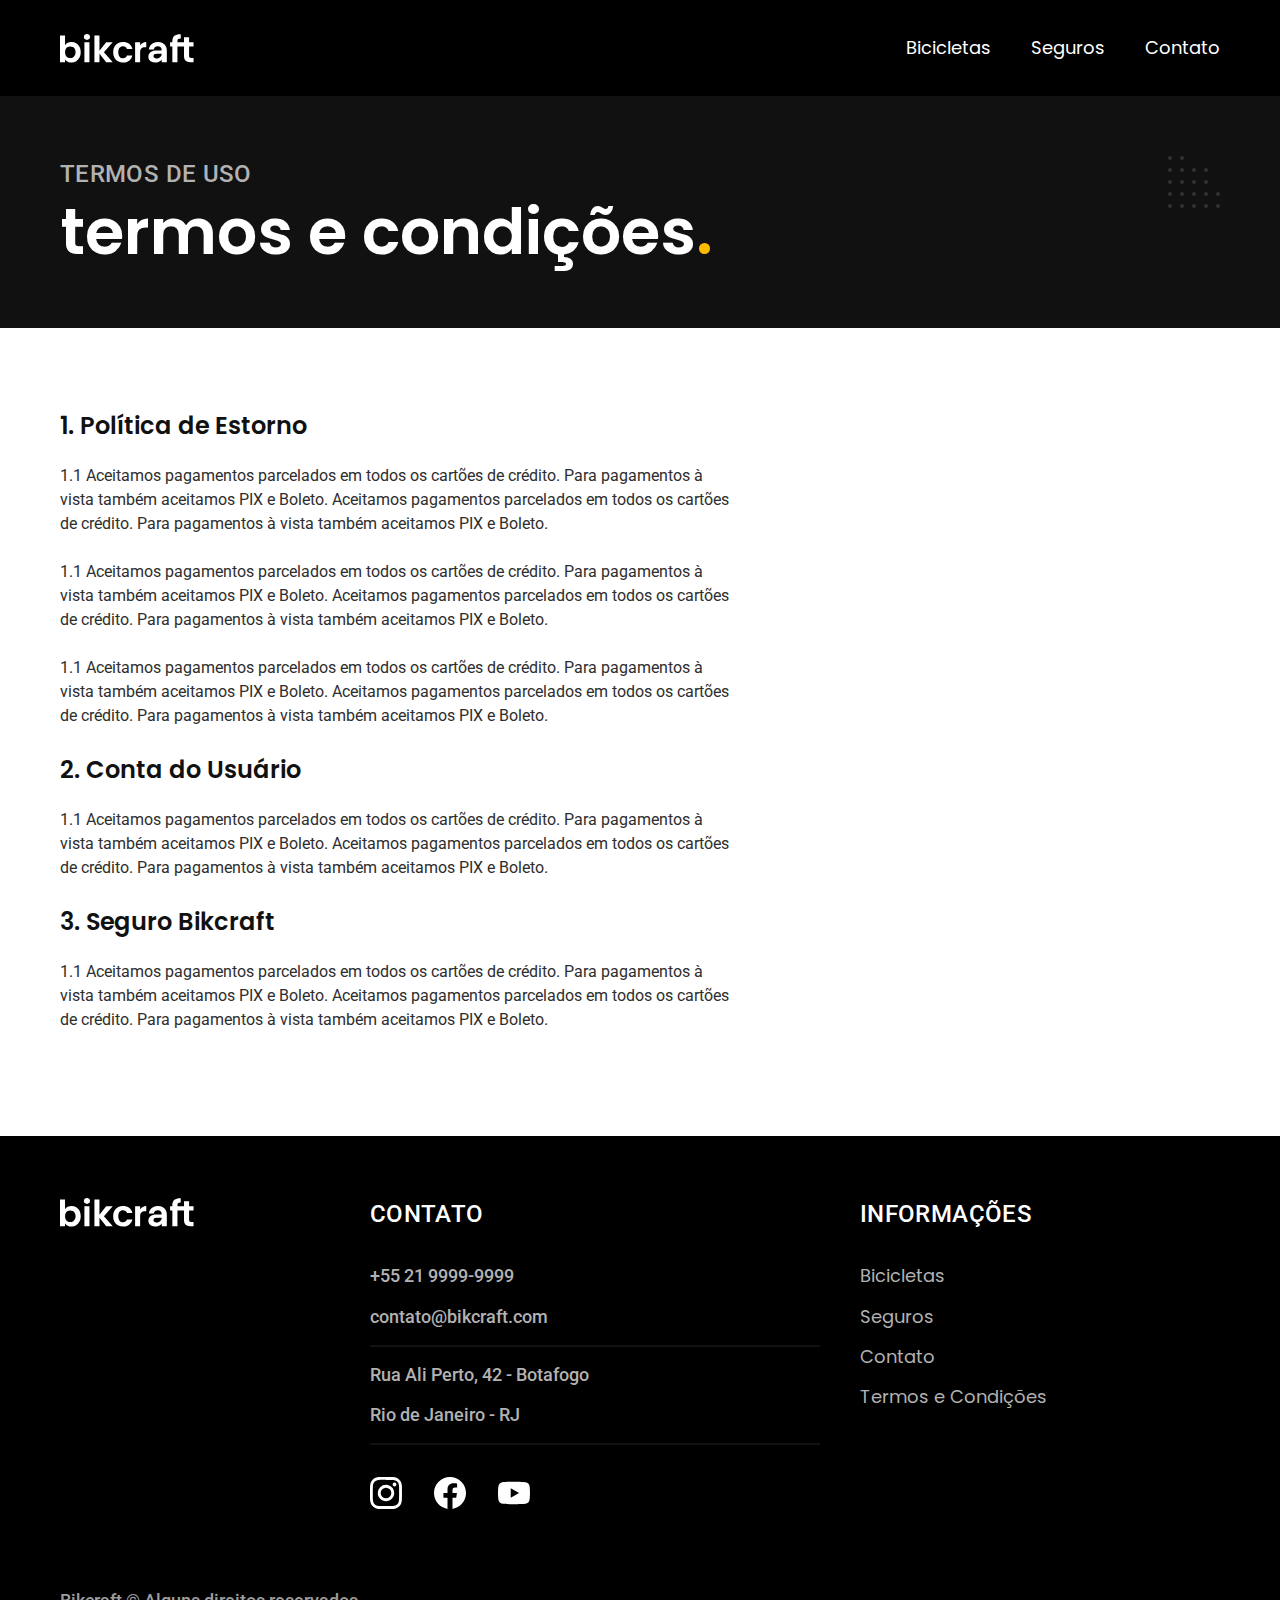
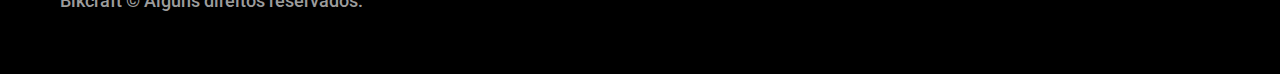
<file: termos.html>
<!DOCTYPE html>
<html lang="pt-br">

<head>
  <meta charset="UTF-8">
  <meta http-equiv="X-UA-Compatible" content="IE=edge">
  <meta name="viewport" content="width=device-width, initial-scale=1.0">
  <title>Termos e condições | Bikcraft</title>
  <meta name="description" content="Termos e condições">

  <link rel="icon" href="./favicon.svg" type="image/svg+xml">

  <link rel="preload" href="./css/style.min.css" as="style">
  <link rel="stylesheet" href="./css/style.min.css">

  <link rel="preconnect" href="https://fonts.googleapis.com">
  <link rel="preconnect" href="https://fonts.gstatic.com" crossorigin>
  <link href="https://fonts.googleapis.com/css2?family=Merriweather:ital,wght@1,900&family=Poppins:wght@400;600&family=Roboto:wght@400;500&display=swap" rel="stylesheet">
  <script>document.documentElement.classList.add("js");</script>
</head>

<body id="termos">
  <header class="header-bg">
    <div class="container header">
      <a href="./">
        <img src="./img/bikcraft.svg" alt="Logo Bikcraft" width="136" height="32">
      </a>
      <nav aria-label="primaria">
        <ul class="header-menu font-1-m cor-0">
          <li><a href="./bicicletas.html">Bicicletas</a></li>
          <li><a href="./seguros.html">Seguros</a></li>
          <li><a href="./contato.html">Contato</a></li>
        </ul>
      </nav>
    </div>
  </header>

  <main>
    <div class="titulo-bg">
      <div class="titulo container">
        <p class="font-2-l-b cor-5">Termos de uso</p>
        <h1 class="font-1-xxl cor-0">termos e condições<span class="cor-p1">.</span></h1>
      </div>
    </div>

    <div class="termos font-2-s cor-10 container">
      <h2 class="font-1-l cor-11">1. Política de Estorno</h2>
      <p>1.1 Aceitamos pagamentos parcelados em todos os cartões de crédito. Para pagamentos à vista também aceitamos PIX e Boleto. Aceitamos pagamentos parcelados em todos os cartões de crédito. Para pagamentos à vista também aceitamos PIX e Boleto.</p>
      <p>1.1 Aceitamos pagamentos parcelados em todos os cartões de crédito. Para pagamentos à vista também aceitamos PIX e Boleto. Aceitamos pagamentos parcelados em todos os cartões de crédito. Para pagamentos à vista também aceitamos PIX e Boleto.</p>
      <p>1.1 Aceitamos pagamentos parcelados em todos os cartões de crédito. Para pagamentos à vista também aceitamos PIX e Boleto. Aceitamos pagamentos parcelados em todos os cartões de crédito. Para pagamentos à vista também aceitamos PIX e Boleto.</p>
      <h2 class="font-1-l cor-11">2. Conta do Usuário</h2>
      <p>1.1 Aceitamos pagamentos parcelados em todos os cartões de crédito. Para pagamentos à vista também aceitamos PIX e Boleto. Aceitamos pagamentos parcelados em todos os cartões de crédito. Para pagamentos à vista também aceitamos PIX e Boleto.</p>
      <h2 class="font-1-l cor-11">3. Seguro Bikcraft</h2>
      <p>1.1 Aceitamos pagamentos parcelados em todos os cartões de crédito. Para pagamentos à vista também aceitamos PIX e Boleto. Aceitamos pagamentos parcelados em todos os cartões de crédito. Para pagamentos à vista também aceitamos PIX e Boleto.</p>
    </div>
  </main>

  <footer class="footer-bg">
    <div class="footer container">
      <img src="./img/bikcraft.svg" alt="Logo Bikcraft" width="136" height="32">
      <div class="footer-contato">
        <h3 class="font-2-l-b cor-0">Contato</h3>
        <ul class="font-2-m cor-5">
          <li><a href="tel:+552199999999">+55 21 9999-9999</a></li>
          <li><a href="mailto:contato@bikcraft.com">contato@bikcraft.com</a></li>
          <li>Rua Ali Perto, 42 - Botafogo</li>
          <li>Rio de Janeiro - RJ</li>
        </ul>
        <div class="footer-redes">
          <a href="./">
            <img src="./img/redes/instagram.svg" alt="Instagram" width="32" height="32">
          </a>
          <a href="./">
            <img src="./img/redes/facebook.svg" alt="Facebook" width="32" height="32">
          </a>
          <a href="./">
            <img src="./img/redes/youtube.svg" alt="Youtube" width="32" height="32">
          </a>
        </div>
      </div>
      <div class="footer-informacoes">
        <h3 class="font-2-l-b cor-0">Informações</h3>
        <nav>
          <ul class="font-1-m cor-5">
            <li><a href="./bicicletas.html">Bicicletas</a></li>
            <li><a href="./seguros.html">Seguros</a></li>
            <li><a href="./contato.html">Contato</a></li>
            <li><a href="./termos.html">Termos e Condições</a></li>
          </ul>
        </nav>
      </div>
      <p class="footer-copy font-2-m cor-6">Bikcraft © Alguns direitos reservados.</p>
    </div>
  </footer>


  <script src="./js/script.js"></script>
</body>

</html>
</file>
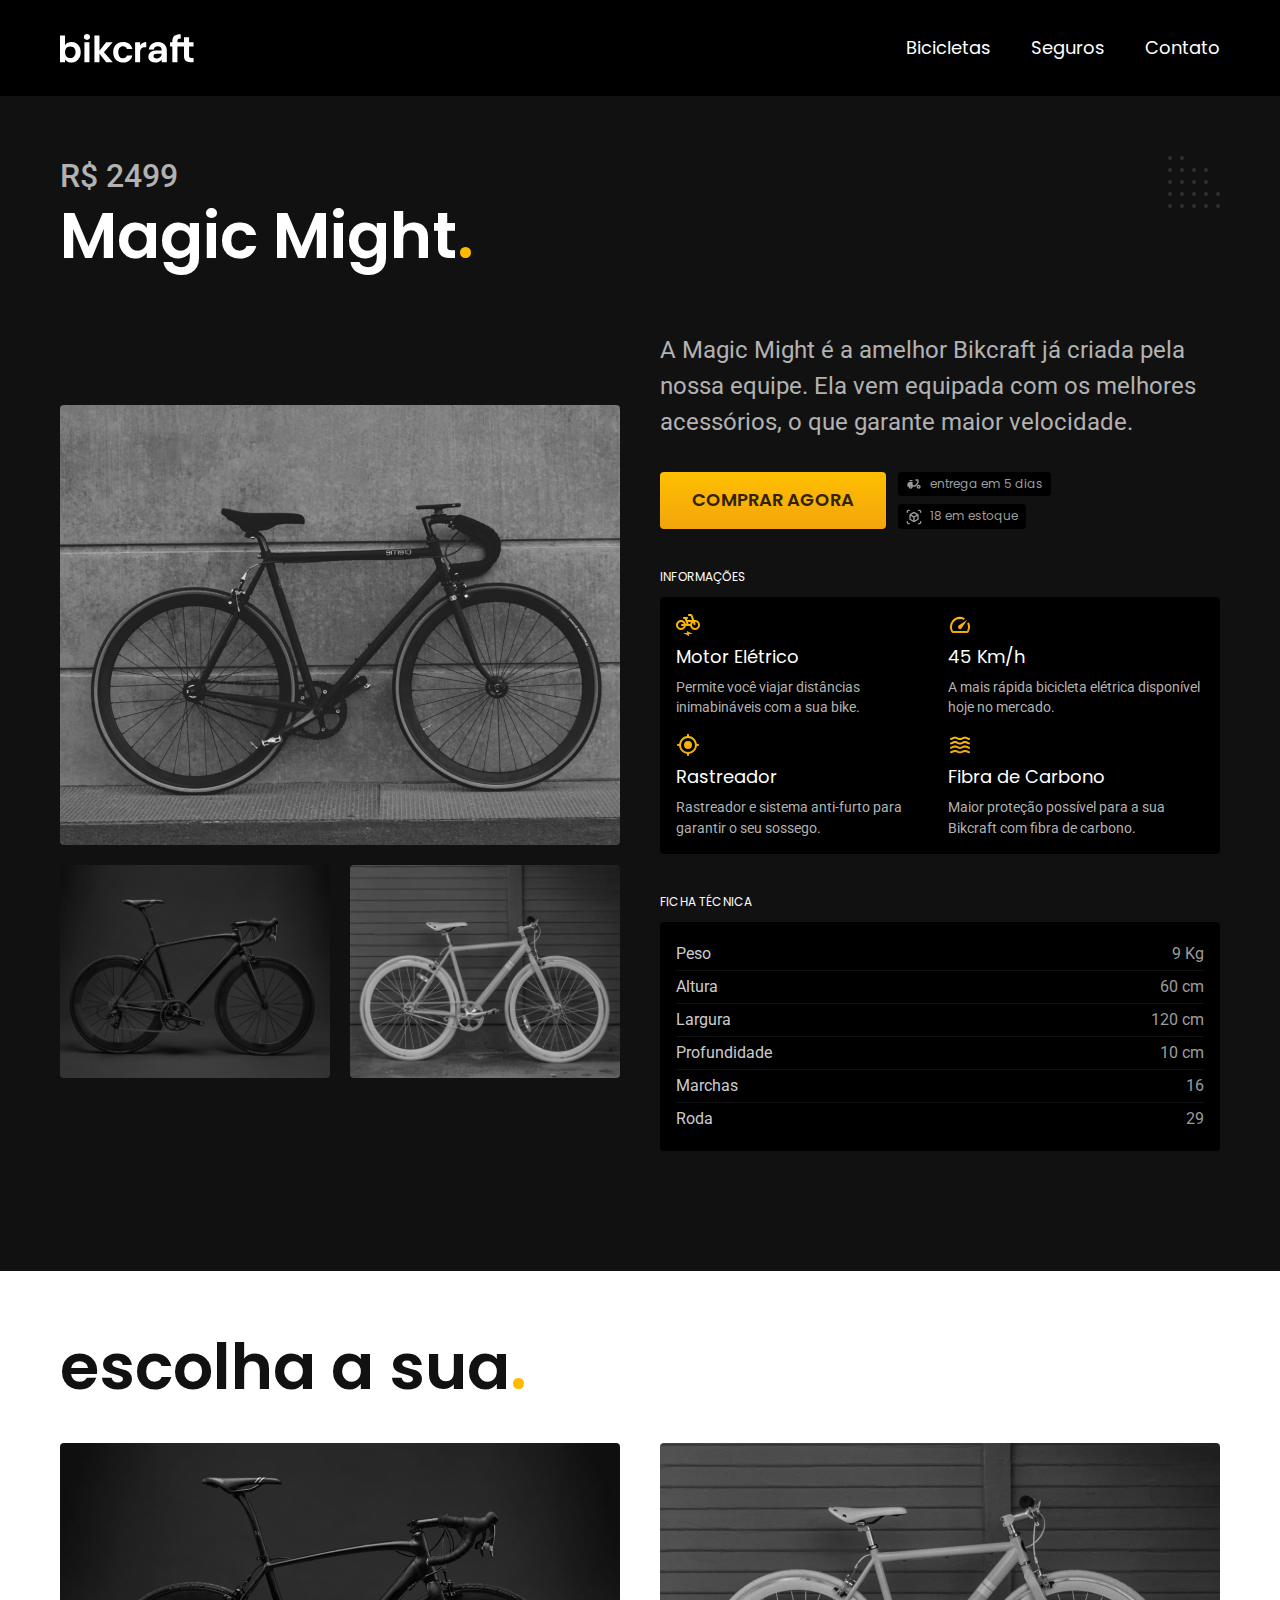
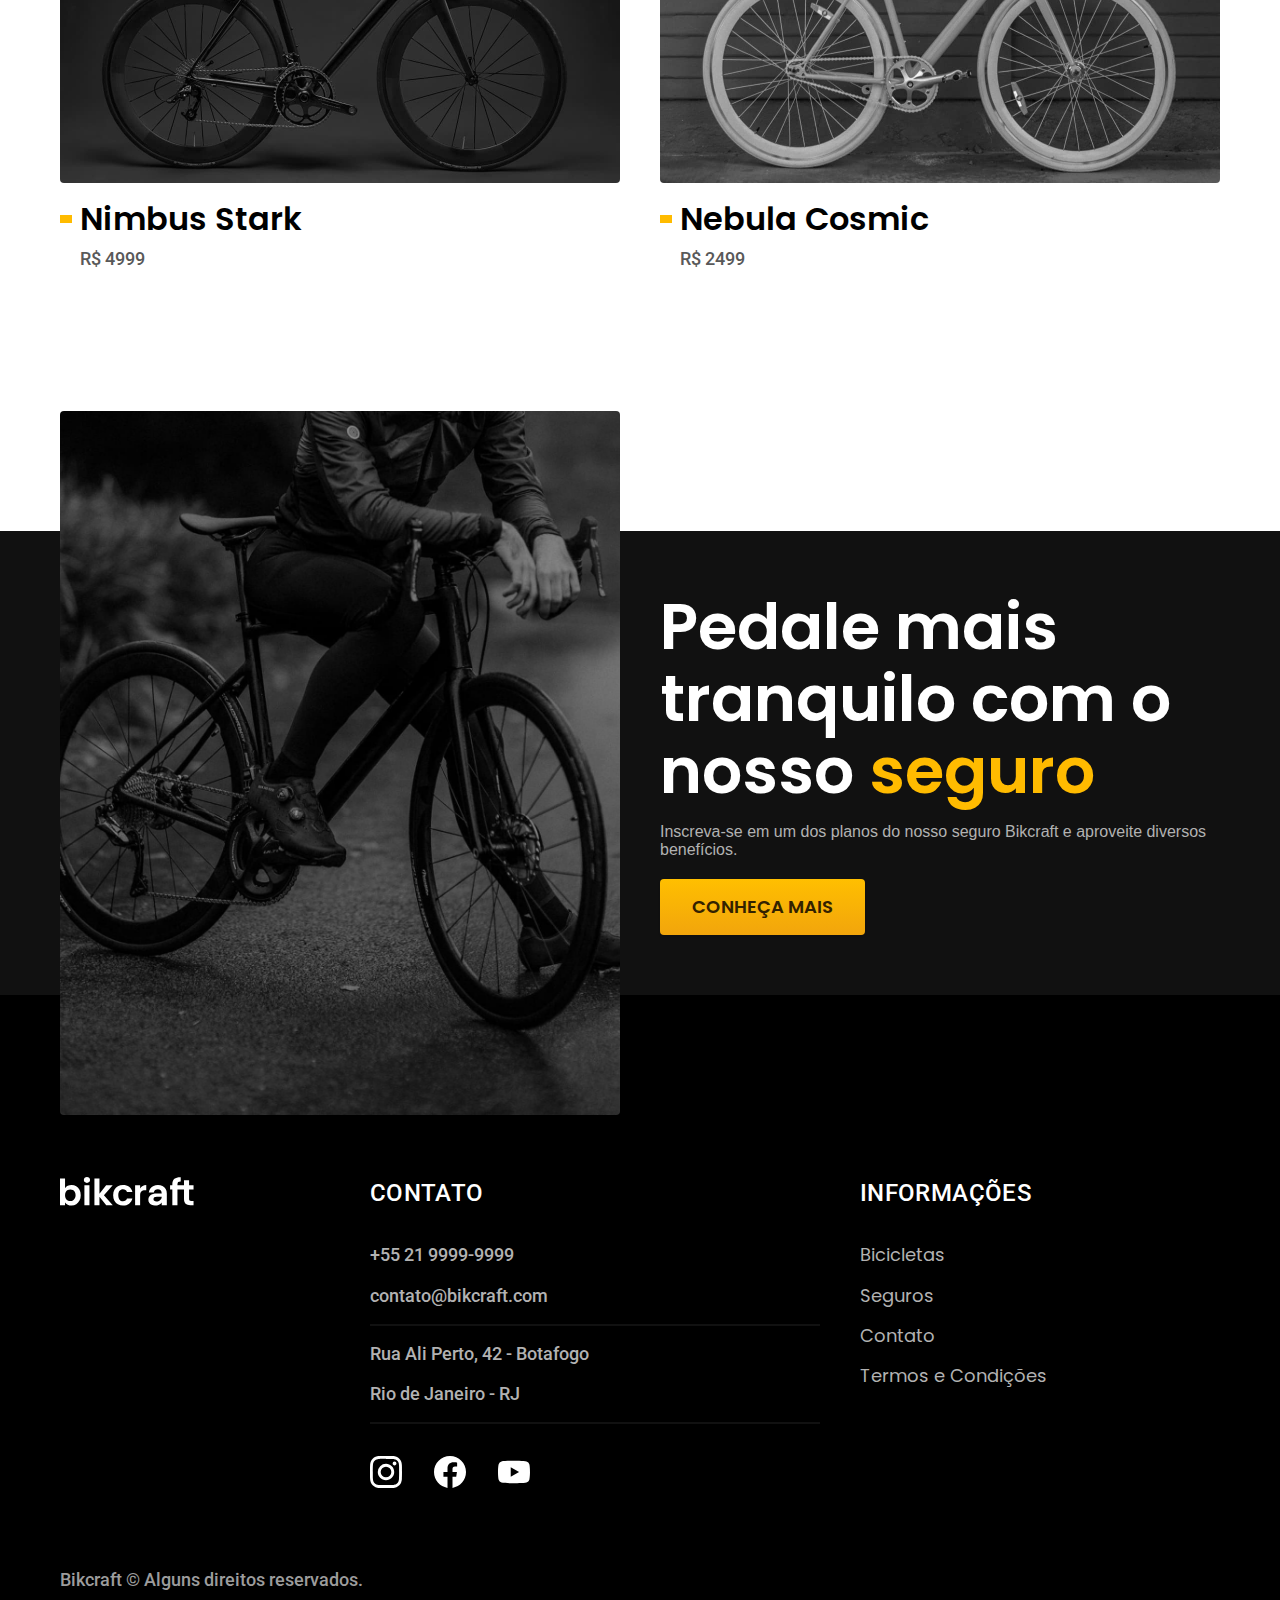
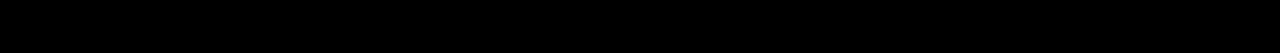
<file: bicicletas/magic.html>
<!DOCTYPE html>
<html lang="pt-br">

<head>
  <meta charset="UTF-8">
  <meta http-equiv="X-UA-Compatible" content="IE=edge">
  <meta name="viewport" content="width=device-width, initial-scale=1.0">
  <title>Magic | Bikcraft</title>
  <meta name="description" content="Bicicleta Magic Might">

  <link rel="icon" href="../favicon.svg" type="image/svg+xml">

  <link rel="preload" href="../css/style.min.css" as="style">
  <link rel="stylesheet" href="../css/style.min.css">

  <link rel="preconnect" href="https://fonts.googleapis.com">
  <link rel="preconnect" href="https://fonts.gstatic.com" crossorigin>
  <link href="https://fonts.googleapis.com/css2?family=Merriweather:ital,wght@1,900&family=Poppins:wght@400;600&family=Roboto:wght@400;500&display=swap" rel="stylesheet">
  <script>document.documentElement.classList.add("js");</script>
</head>

<body id="bicicleta">
  <header class="header-bg">
    <div class="container header">
      <a href="../">
        <img src="../img/bikcraft.svg" alt="Logo Bikcraft" width="136" height="32">
      </a>
      <nav aria-label="primaria">
        <ul class="header-menu font-1-m cor-0">
          <li><a href="../bicicletas.html">Bicicletas</a></li>
          <li><a href="../seguros.html">Seguros</a></li>
          <li><a href="../contato.html">Contato</a></li>
        </ul>
      </nav>
    </div>
  </header>

  <main class="titulo-bg">
    <div>
      <div class="titulo container">
        <p class="font-2-xl cor-5">R$ 2499</p>
        <h1 class="font-1-xxl cor-0">Magic Might<span class="cor-p1">.</span></h1>
      </div>
    </div>

    <div class="bicicleta container">
      <div class="bicicleta-imagens">
        <img src="../img/bicicleta/nimbus2.jpg" alt="Bicicleta 1" width="1120" height="880">
        <img src="../img/bicicleta/nimbus1.jpg" alt="Bicicleta 2" width="1120" height="880">
        <img src="../img/bicicleta/nimbus3.jpg" alt="Bicicleta 3" width="1120" height="880">
      </div>
      <div class="bicicleta-conteudo">
        <p class="font-2-l cor-5">A Magic Might é a amelhor Bikcraft já criada pela nossa equipe. Ela vem equipada com os melhores acessórios, o que garante maior velocidade.</p>
        <div class="bicicleta-comprar">
          <a class="botao" href="../orcamento.html?tipo=bikcraft&produto=nebula">Comprar agora</a>
          <span class="font-1-xs cor-6"><img src="../img/icones/entrega.svg" alt="" width="16" height="16">entrega em 5 dias</span>
          <span class="font-1-xs cor-6"><img src="../img/icones/estoque.svg" alt="" width="16" height="16">18 em estoque</span>
        </div>

        <h2 class="font-1-xs cor-0">Informações</h2>
        <ul class="bicicleta-informacoes">
          <li>
            <img src="../img/icones/eletrica.svg" alt="" width="24" height="24">
            <h3 class="font-1-m cor-0">Motor Elétrico</h3>
            <p class="font-2-xs cor-5">Permite você viajar distâncias inimabináveis com a sua bike.</p>
          </li>
          <li>
            <img src="../img/icones/velocidade.svg" alt="" width="24" height="24">
            <h3 class="font-1-m cor-0">45 Km/h</h3>
            <p class="font-2-xs cor-5">A mais rápida bicicleta elétrica disponível hoje no mercado.</p>
          </li>
          <li>
            <img src="../img/icones/rastreador.svg" alt="" width="24" height="24">
            <h3 class="font-1-m cor-0">Rastreador</h3>
            <p class="font-2-xs cor-5">Rastreador e sistema anti-furto para garantir o seu sossego.</p>
          </li>
          <li>
            <img src="../img/icones/carbono.svg" alt="" width="24" height="24">
            <h3 class="font-1-m cor-0">Fibra de Carbono</h3>
            <p class="font-2-xs cor-5">Maior proteção possível para a sua Bikcraft com fibra de carbono.</p>
          </li>
        </ul>
        <h2 class="font-1-xs cor-0">Ficha Técnica</h2>
        <ul class="bicicleta-ficha font-2-s cor-4">
          <li>Peso <span>9 Kg</span></li>
          <li>Altura <span>60 cm</span></li>
          <li>Largura <span>120 cm</span></li>
          <li>Profundidade <span>10 cm</span></li>
          <li>Marchas <span>16</span></li>
          <li>Roda <span>29</span></li>
        </ul>
      </div>
    </div>




  </main>

  <article class="bicicletas-listas container">
    <h2 class="font-1-xxl cor-11">escolha a sua<span class="cor-p1">.</span></h2>
    <ul>
      <li>
        <a href="./nimbus.html">
          <img src="../img/bicicletas/nimbus.jpg" alt="Bicicleta preta" width="1120" height="680">
          <h3 class="font-1-xl">Nimbus Stark</h3>
          <span class="font-2-m cor-8">R$ 4999</span>
        </a>
      </li>
      <li>
        <a href="./nebula.html">
          <img src="../img/bicicletas/nebula.jpg" alt="Bicicleta preta" width="1120" height="680">
          <h3 class="font-1-xl">Nebula Cosmic</h3>
          <span class="font-2-m cor-8">R$ 2499</span>
        </a>
      </li>
    </ul>
  </article>

  <article class="seguro-bg">
    <div class="seguro container">
      <div class="seguro-imagem">
        <img src="../img/fotos/seguros.jpg" alt="Pessoa parada em cima de uma bicicleta" width="1360" height="1512">
      </div>
      <div class="seguro-conteudo">
        <h2 class="font-1-xxl cor-0">Pedale mais tranquilo com o nosso <span class="cor-p1">seguro</span></h2>
        <p class="font-2-1 cor-5">Inscreva-se em um dos planos do nosso seguro Bikcraft e aproveite diversos benefícios.</p>
        <a class="botao" href="../seguros.html">Conheça Mais</a>
      </div>
    </div>
  </article>


  <footer class="footer-bg">
    <div class="footer container">
      <img src="../img/bikcraft.svg" alt="Logo Bikcraft" width="136" height="32">
      <div class="footer-contato">
        <h3 class="font-2-l-b cor-0">Contato</h3>
        <ul class="font-2-m cor-5">
          <li><a href="tel:+552199999999">+55 21 9999-9999</a></li>
          <li><a href="mailto:contato@bikcraft.com">contato@bikcraft.com</a></li>
          <li>Rua Ali Perto, 42 - Botafogo</li>
          <li>Rio de Janeiro - RJ</li>
        </ul>
        <div class="footer-redes">
          <a href="../">
            <img src="../img/redes/instagram.svg" alt="Instagram" width="32" height="32">
          </a>
          <a href="../">
            <img src="../img/redes/facebook.svg" alt="Facebook" width="32" height="32">
          </a>
          <a href="../">
            <img src="../img/redes/youtube.svg" alt="Youtube" width="32" height="32">
          </a>
        </div>
      </div>
      <div class="footer-informacoes">
        <h3 class="font-2-l-b cor-0">Informações</h3>
        <nav>
          <ul class="font-1-m cor-5">
            <li><a href="../bicicletas.html">Bicicletas</a></li>
            <li><a href="../seguros.html">Seguros</a></li>
            <li><a href="../contato.html">Contato</a></li>
            <li><a href="../termos.html">Termos e Condições</a></li>
          </ul>
        </nav>
      </div>
      <p class="footer-copy font-2-m cor-6">Bikcraft © Alguns direitos reservados.</p>
    </div>
  </footer>


  <script src="../js/script.js"></script>
</body>

</html>
</file>
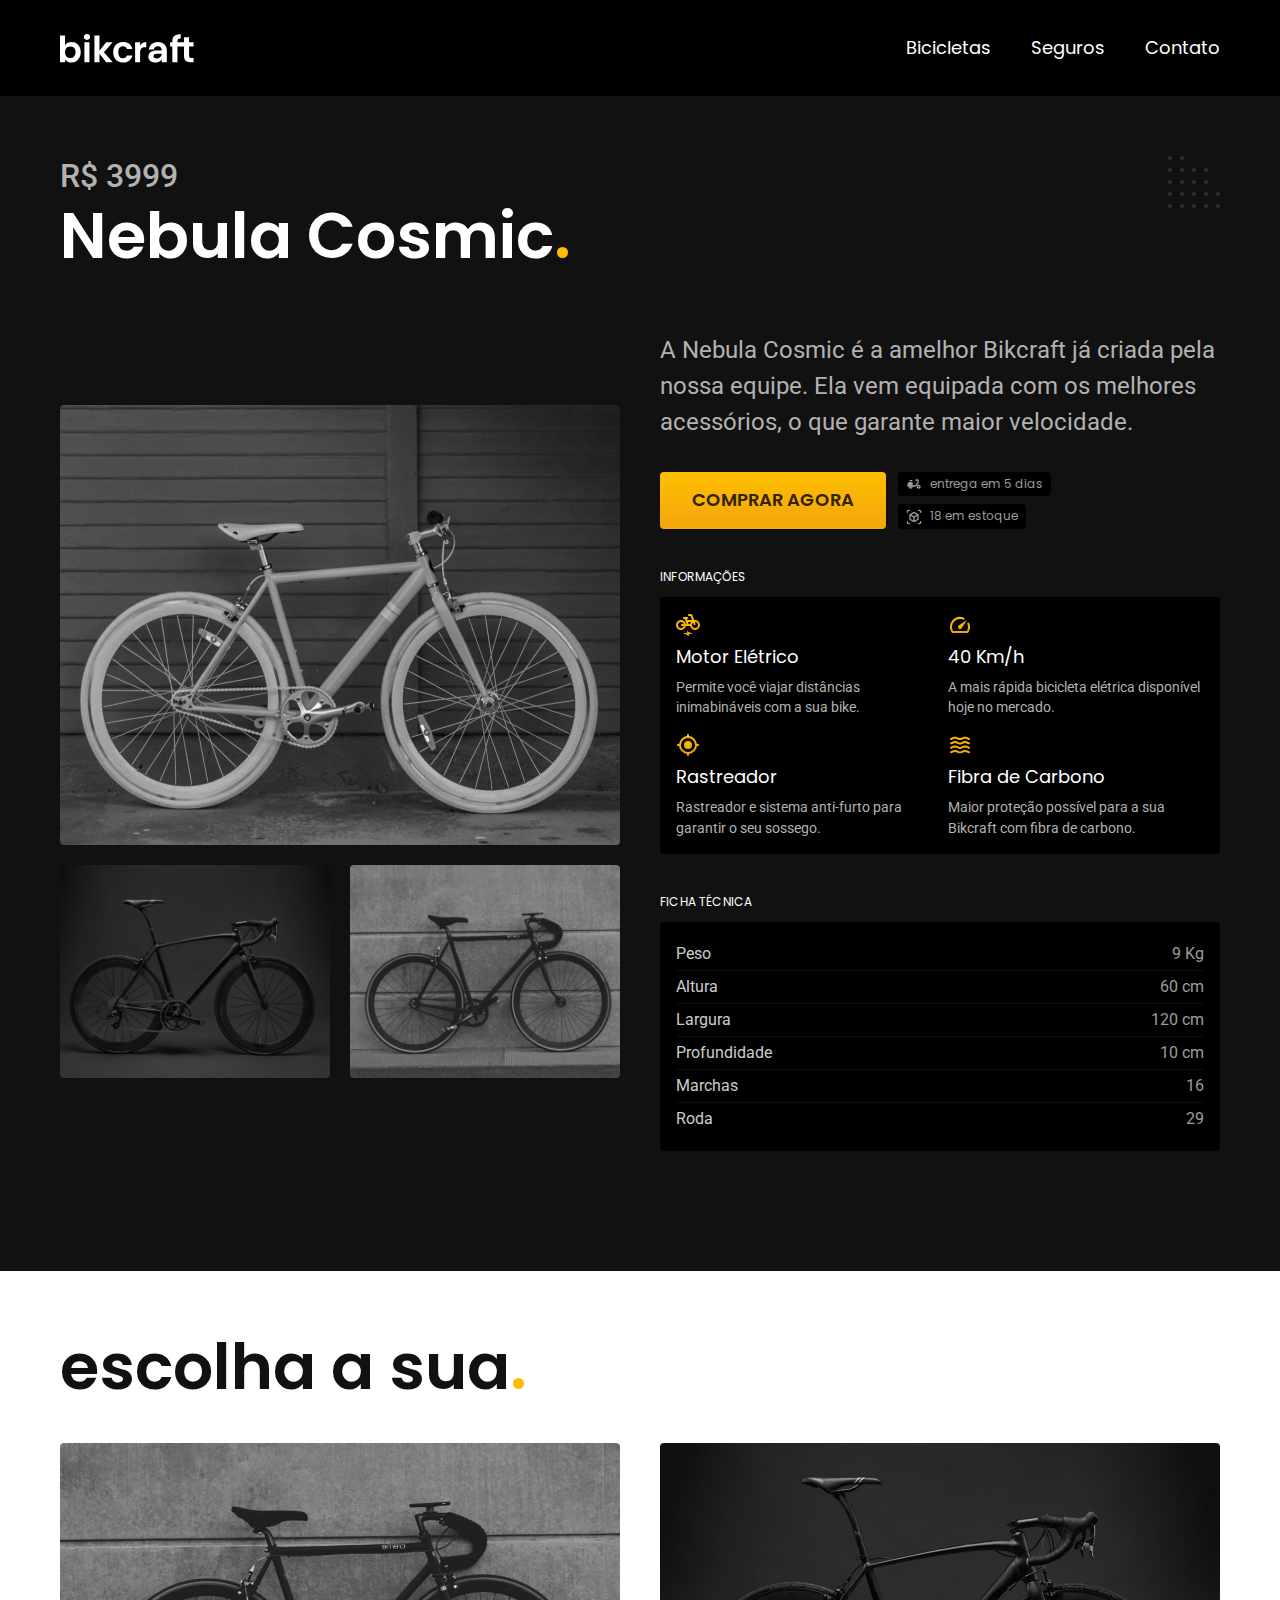
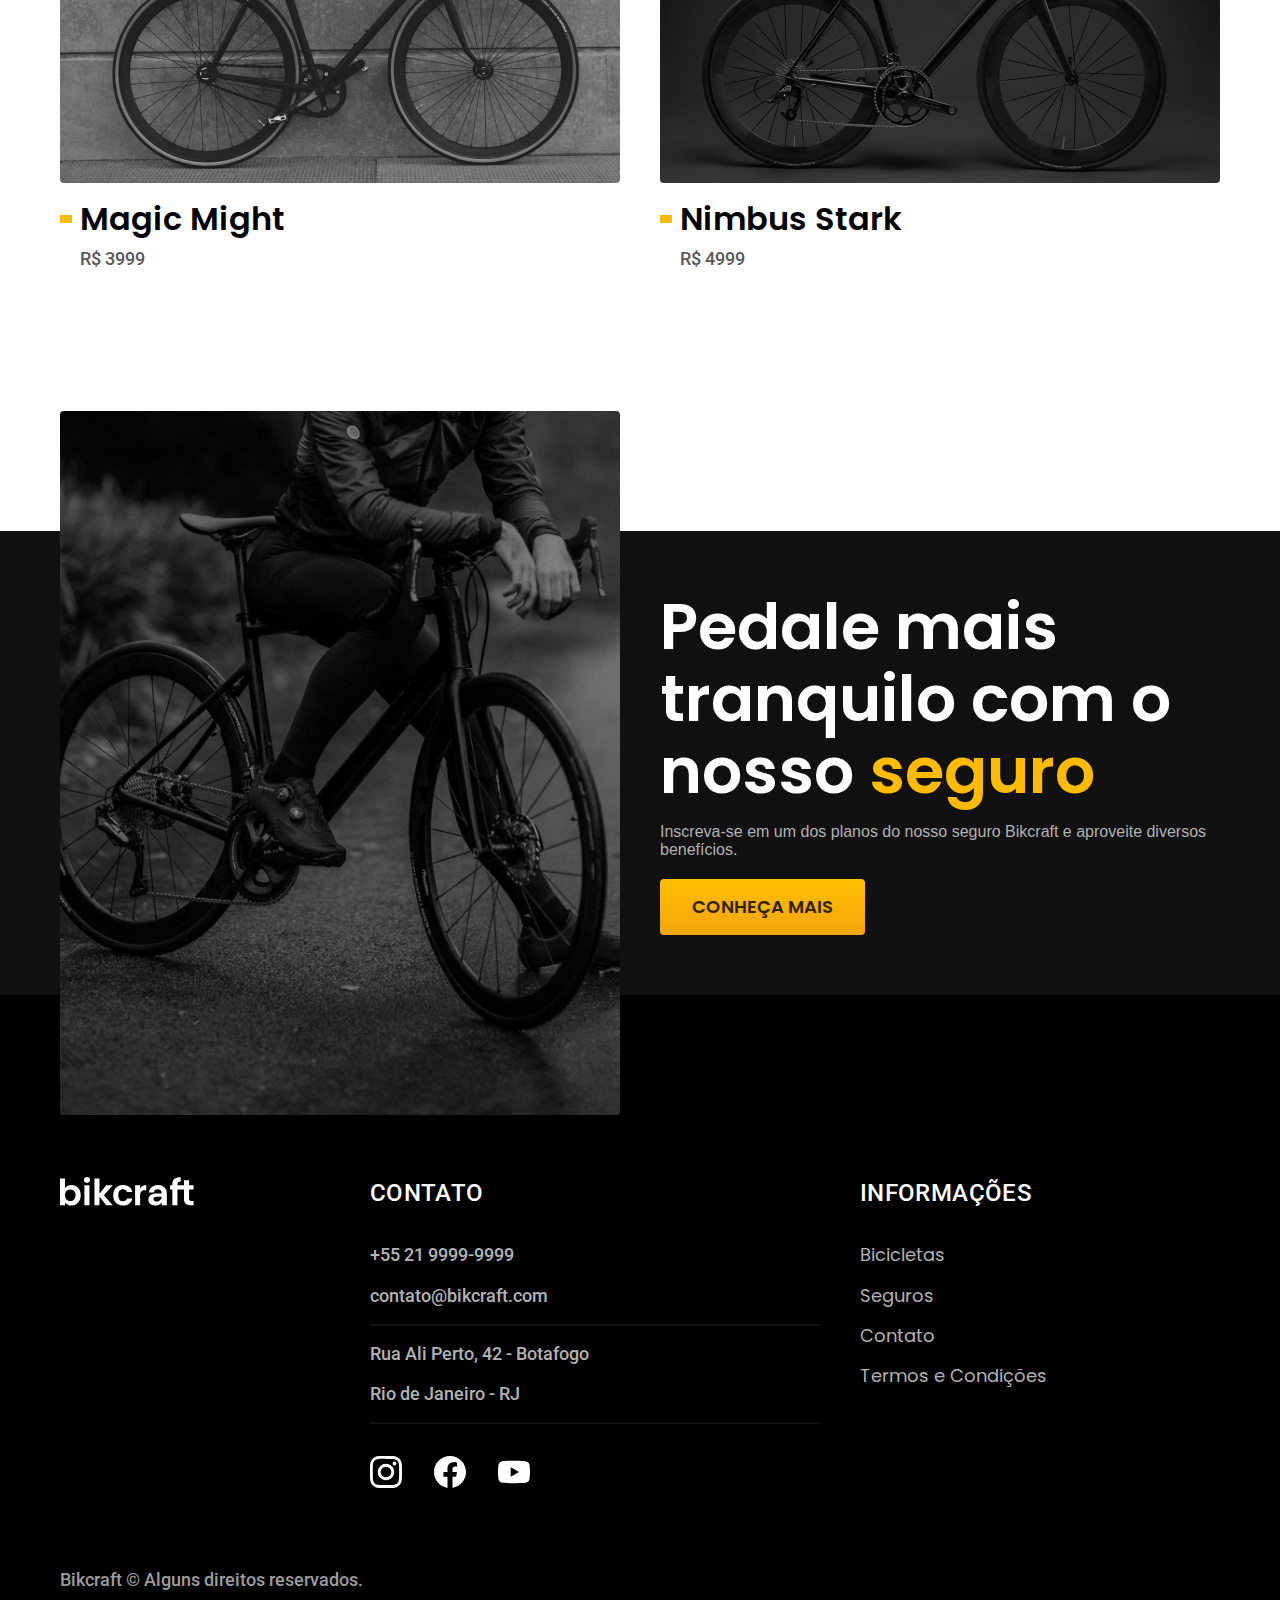
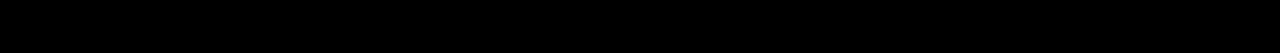
<file: bicicletas/nebula.html>
<!DOCTYPE html>
<html lang="pt-br">

<head>
  <meta charset="UTF-8">
  <meta http-equiv="X-UA-Compatible" content="IE=edge">
  <meta name="viewport" content="width=device-width, initial-scale=1.0">
  <title>Nebula | Bikcraft</title>
  <meta name="description" content="Bicicleta Nebula Cosmic">

  <link rel="icon" href="../favicon.svg" type="image/svg+xml">

  <link rel="preload" href="../css/style.min.css" as="style">
  <link rel="stylesheet" href="../css/style.min.css">

  <link rel="preconnect" href="https://fonts.googleapis.com">
  <link rel="preconnect" href="https://fonts.gstatic.com" crossorigin>
  <link href="https://fonts.googleapis.com/css2?family=Merriweather:ital,wght@1,900&family=Poppins:wght@400;600&family=Roboto:wght@400;500&display=swap" rel="stylesheet">
  <script>document.documentElement.classList.add("js");</script>
</head>

<body id="bicicleta">
  <header class="header-bg">
    <div class="container header">
      <a href="../">
        <img src="../img/bikcraft.svg" alt="Logo Bikcraft" width="136" height="32">
      </a>
      <nav aria-label="primaria">
        <ul class="header-menu font-1-m cor-0">
          <li><a href="../bicicletas.html">Bicicletas</a></li>
          <li><a href="../seguros.html">Seguros</a></li>
          <li><a href="../contato.html">Contato</a></li>
        </ul>
      </nav>
    </div>
  </header>

  <main class="titulo-bg">
    <div>
      <div class="titulo container">
        <p class="font-2-xl cor-5">R$ 3999</p>
        <h1 class="font-1-xxl cor-0">Nebula Cosmic<span class="cor-p1">.</span></h1>
      </div>
    </div>

    <div class="bicicleta container">
      <div class="bicicleta-imagens">
        <img src="../img/bicicleta/nimbus3.jpg" alt="Bicicleta 1" width="1120" height="880">
        <img src="../img/bicicleta/nimbus1.jpg" alt="Bicicleta 2" width="1120" height="880">
        <img src="../img/bicicleta/nimbus2.jpg" alt="Bicicleta 3" width="1120" height="880">
      </div>
      <div class="bicicleta-conteudo">
        <p class="font-2-l cor-5">A Nebula Cosmic é a amelhor Bikcraft já criada pela nossa equipe. Ela vem equipada com os melhores acessórios, o que garante maior velocidade.</p>
        <div class="bicicleta-comprar">
          <a class="botao" href="../orcamento.html?tipo=bikcraft&produto=nebula">Comprar agora</a>
          <span class="font-1-xs cor-6"><img src="../img/icones/entrega.svg" alt="" width="16" height="16">entrega em 5 dias</span>
          <span class="font-1-xs cor-6"><img src="../img/icones/estoque.svg" alt="" width="16" height="16">18 em estoque</span>
        </div>

        <h2 class="font-1-xs cor-0">Informações</h2>
        <ul class="bicicleta-informacoes">
          <li>
            <img src="../img/icones/eletrica.svg" alt="" width="24" height="24">
            <h3 class="font-1-m cor-0">Motor Elétrico</h3>
            <p class="font-2-xs cor-5">Permite você viajar distâncias inimabináveis com a sua bike.</p>
          </li>
          <li>
            <img src="../img/icones/velocidade.svg" alt="" width="24" height="24">
            <h3 class="font-1-m cor-0">40 Km/h</h3>
            <p class="font-2-xs cor-5">A mais rápida bicicleta elétrica disponível hoje no mercado.</p>
          </li>
          <li>
            <img src="../img/icones/rastreador.svg" alt="" width="24" height="24">
            <h3 class="font-1-m cor-0">Rastreador</h3>
            <p class="font-2-xs cor-5">Rastreador e sistema anti-furto para garantir o seu sossego.</p>
          </li>
          <li>
            <img src="../img/icones/carbono.svg" alt="" width="24" height="24">
            <h3 class="font-1-m cor-0">Fibra de Carbono</h3>
            <p class="font-2-xs cor-5">Maior proteção possível para a sua Bikcraft com fibra de carbono.</p>
          </li>
        </ul>
        <h2 class="font-1-xs cor-0">Ficha Técnica</h2>
        <ul class="bicicleta-ficha font-2-s cor-4">
          <li>Peso <span>9 Kg</span></li>
          <li>Altura <span>60 cm</span></li>
          <li>Largura <span>120 cm</span></li>
          <li>Profundidade <span>10 cm</span></li>
          <li>Marchas <span>16</span></li>
          <li>Roda <span>29</span></li>
        </ul>
      </div>
    </div>

  </main>

  <article class="bicicletas-listas container">
    <h2 class="font-1-xxl cor-11">escolha a sua<span class="cor-p1">.</span></h2>
    <ul>
      <li>
        <a href="./magic.html">
          <img src="../img/bicicletas/magic.jpg" alt="Bicicleta preta" width="1120" height="680">
          <h3 class="font-1-xl">Magic Might</h3>
          <span class="font-2-m cor-8">R$ 3999</span>
        </a>
      </li>
      <li>
        <a href="./nimbus.html">
          <img src="../img/bicicletas/nimbus.jpg" alt="Bicicleta preta" width="1120" height="680">
          <h3 class="font-1-xl">Nimbus Stark</h3>
          <span class="font-2-m cor-8">R$ 4999</span>
        </a>
      </li>
    </ul>
  </article>

  <article class="seguro-bg">
    <div class="seguro container">
      <div class="seguro-imagem">
        <img src="../img/fotos/seguros.jpg" alt="Pessoa parada em cima de uma bicicleta" width="1360" height="1512">
      </div>
      <div class="seguro-conteudo">
        <h2 class="font-1-xxl cor-0">Pedale mais tranquilo com o nosso <span class="cor-p1">seguro</span></h2>
        <p class="font-2-1 cor-5">Inscreva-se em um dos planos do nosso seguro Bikcraft e aproveite diversos benefícios.</p>
        <a class="botao" href="../seguros.html">Conheça Mais</a>
      </div>
    </div>
  </article>


  <footer class="footer-bg">
    <div class="footer container">
      <img src="../img/bikcraft.svg" alt="Logo Bikcraft" width="136" height="32">
      <div class="footer-contato">
        <h3 class="font-2-l-b cor-0">Contato</h3>
        <ul class="font-2-m cor-5">
          <li><a href="tel:+552199999999">+55 21 9999-9999</a></li>
          <li><a href="mailto:contato@bikcraft.com">contato@bikcraft.com</a></li>
          <li>Rua Ali Perto, 42 - Botafogo</li>
          <li>Rio de Janeiro - RJ</li>
        </ul>
        <div class="footer-redes">
          <a href="../">
            <img src="../img/redes/instagram.svg" alt="Instagram" width="32" height="32">
          </a>
          <a href="../">
            <img src="../img/redes/facebook.svg" alt="Facebook" width="32" height="32">
          </a>
          <a href="../">
            <img src="../img/redes/youtube.svg" alt="Youtube" width="32" height="32">
          </a>
        </div>
      </div>
      <div class="footer-informacoes">
        <h3 class="font-2-l-b cor-0">Informações</h3>
        <nav>
          <ul class="font-1-m cor-5">
            <li><a href="../bicicletas.html">Bicicletas</a></li>
            <li><a href="../seguros.html">Seguros</a></li>
            <li><a href="../contato.html">Contato</a></li>
            <li><a href="../termos.html">Termos e Condições</a></li>
          </ul>
        </nav>
      </div>
      <p class="footer-copy font-2-m cor-6">Bikcraft © Alguns direitos reservados.</p>
    </div>
  </footer>


  <script src="../js/script.js"></script>
</body>

</html>
</file>
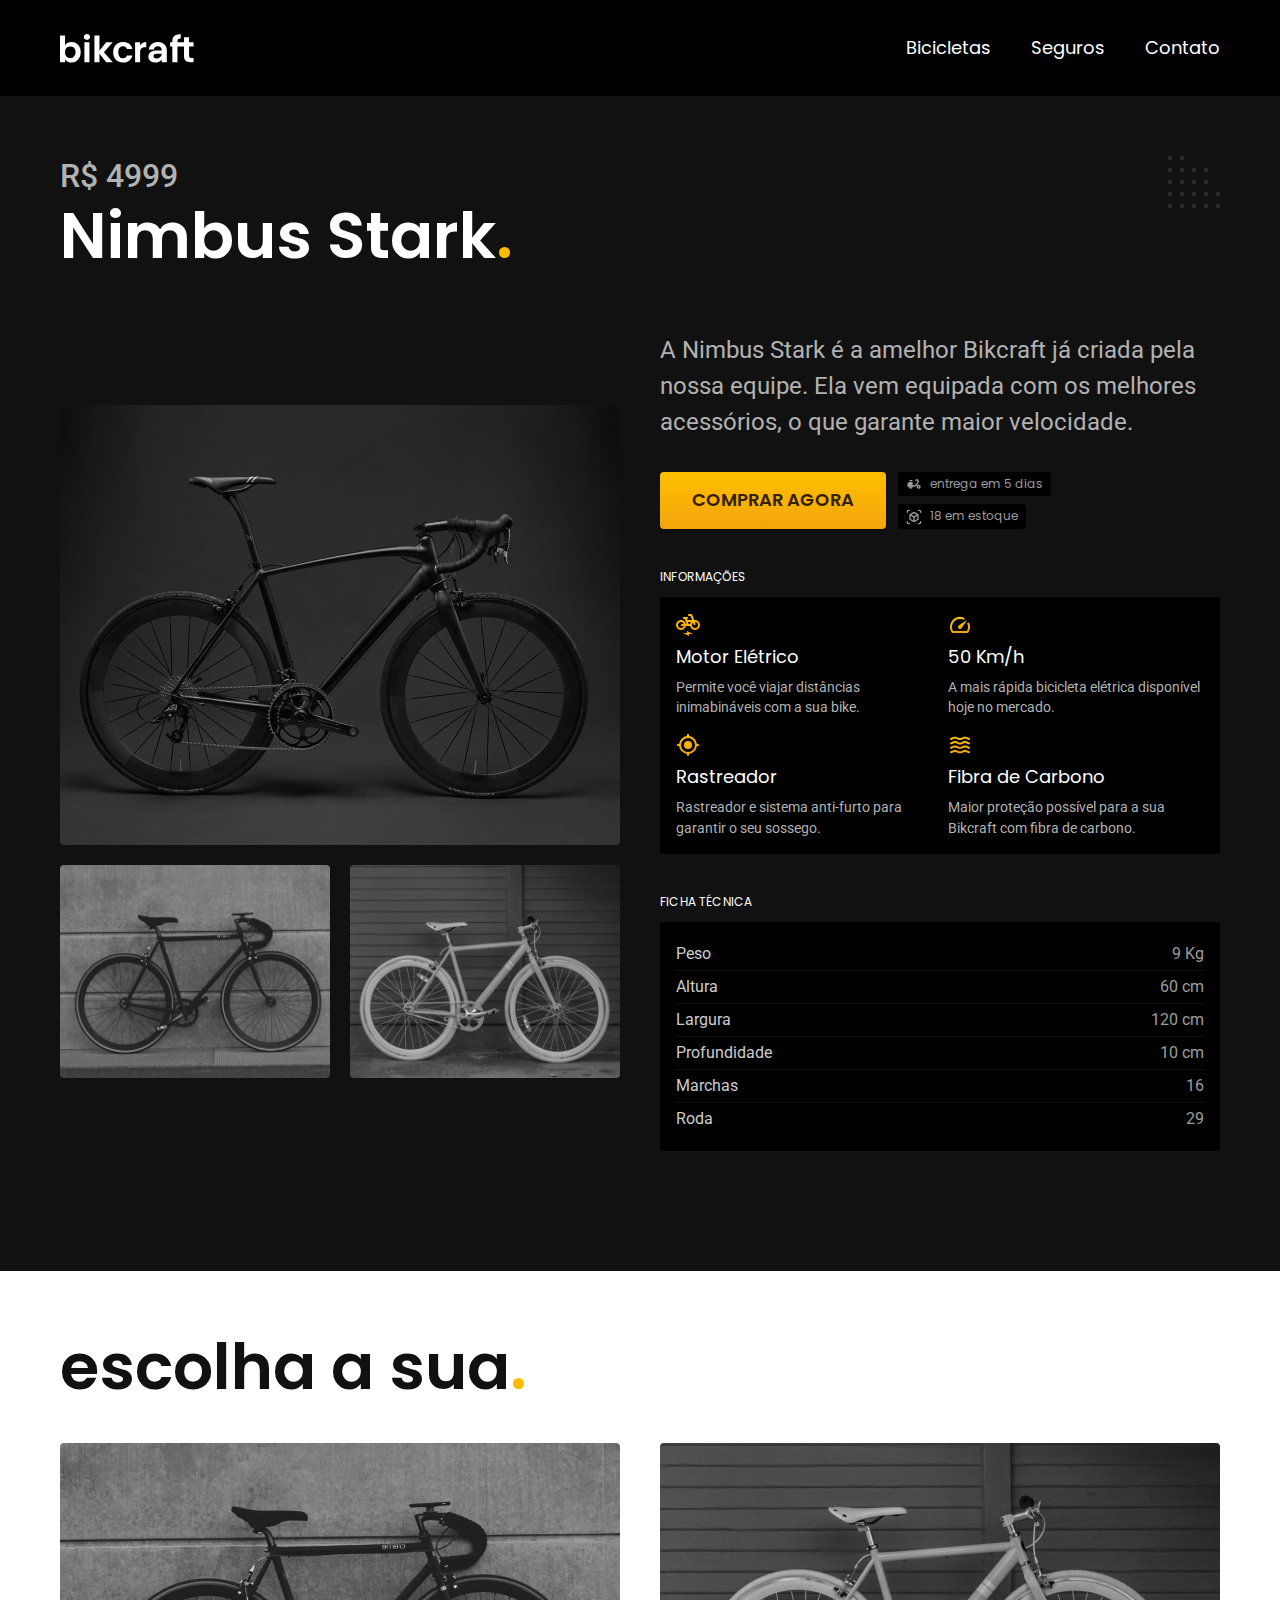
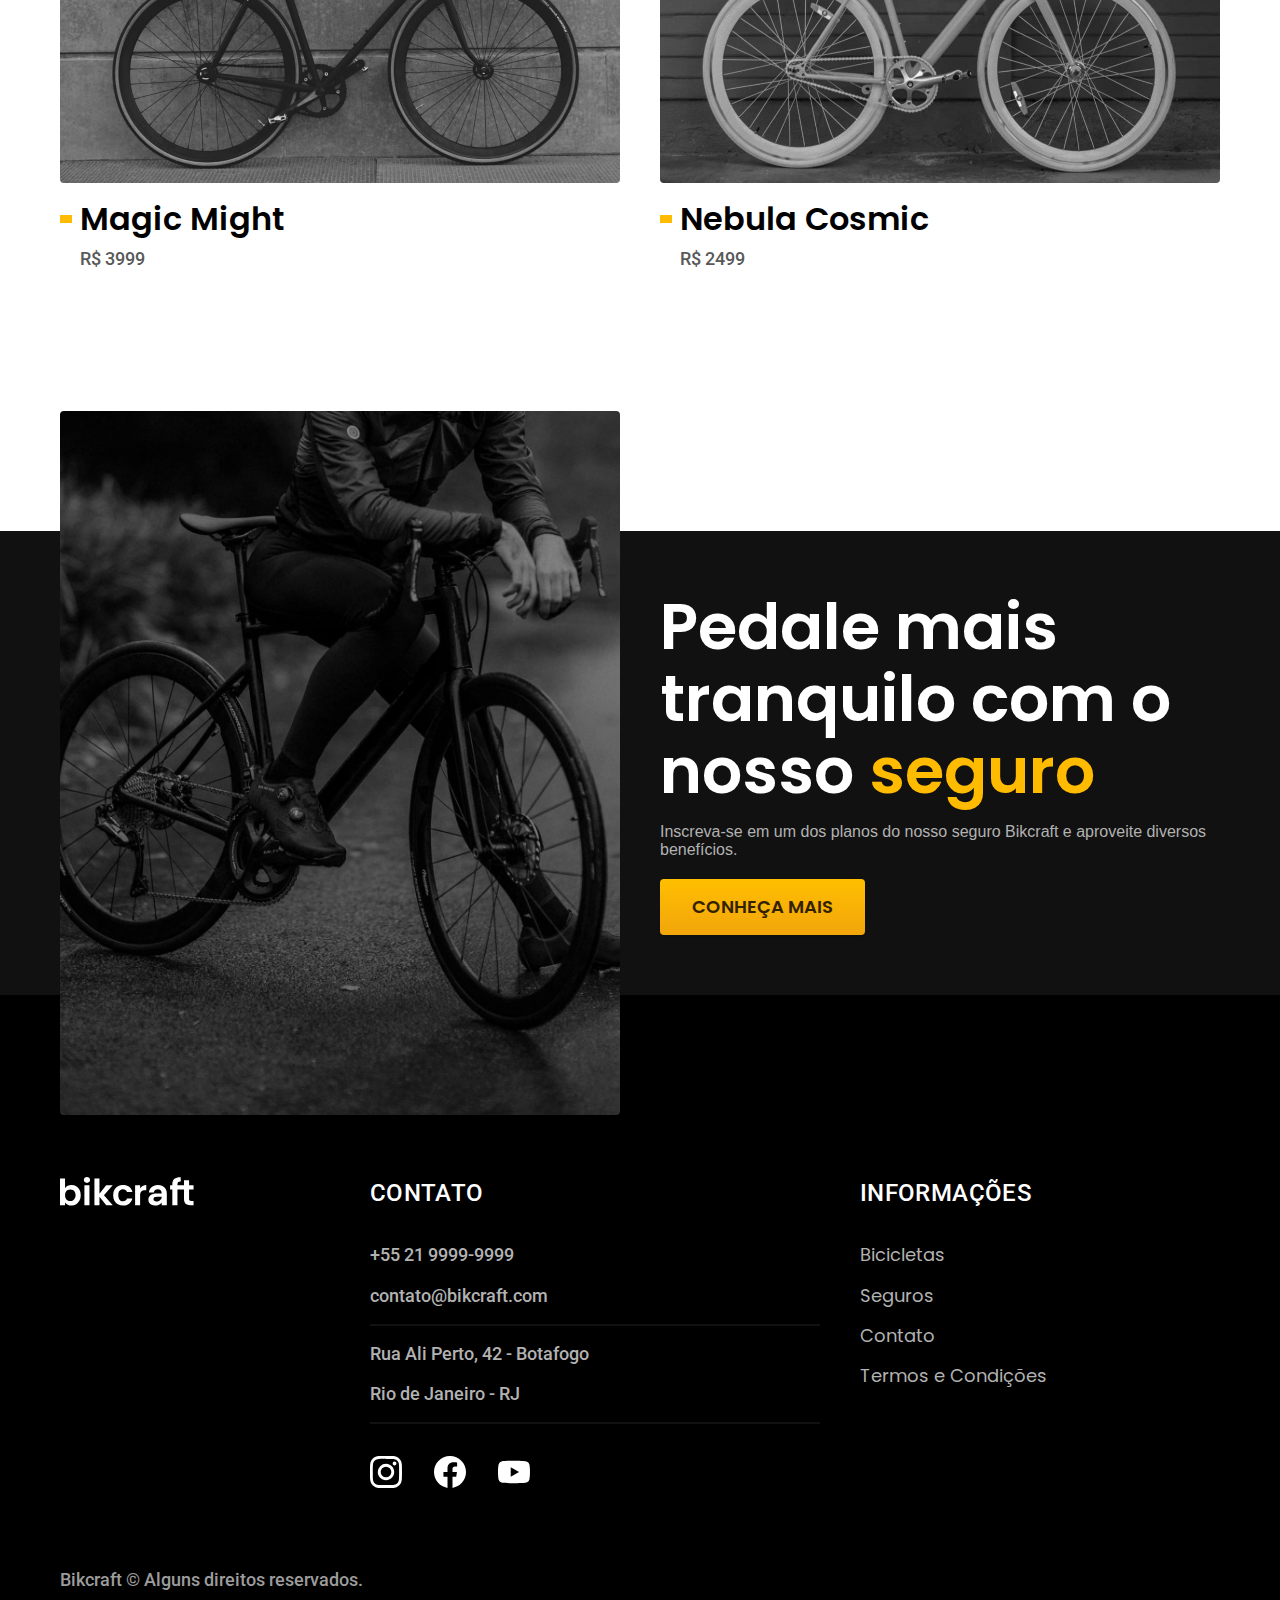
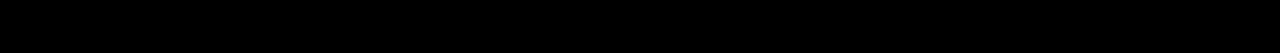
<file: bicicletas/nimbus.html>
<!DOCTYPE html>
<html lang="pt-br">

<head>
  <meta charset="UTF-8">
  <meta http-equiv="X-UA-Compatible" content="IE=edge">
  <meta name="viewport" content="width=device-width, initial-scale=1.0">
  <title>Nimbus | Bikcraft</title>
  <meta name="description" content="Bicicleta Nimbus Stark">

  <link rel="icon" href="../favicon.svg" type="image/svg+xml">

  <link rel="preload" href="../css/style.min.css" as="style">
  <link rel="stylesheet" href="../css/style.min.css">

  <link rel="preconnect" href="https://fonts.googleapis.com">
  <link rel="preconnect" href="https://fonts.gstatic.com" crossorigin>
  <link href="https://fonts.googleapis.com/css2?family=Merriweather:ital,wght@1,900&family=Poppins:wght@400;600&family=Roboto:wght@400;500&display=swap" rel="stylesheet">
  <script>document.documentElement.classList.add("js");</script>
</head>

<body id="bicicleta">
  <header class="header-bg">
    <div class="container header">
      <a href="../">
        <img src="../img/bikcraft.svg" alt="Logo Bikcraft" width="136" height="32">
      </a>
      <nav aria-label="primaria">
        <ul class="header-menu font-1-m cor-0">
          <li><a href="../bicicletas.html">Bicicletas</a></li>
          <li><a href="../seguros.html">Seguros</a></li>
          <li><a href="../contato.html">Contato</a></li>
        </ul>
      </nav>
    </div>
  </header>

  <main class="titulo-bg">
    <div>
      <div class="titulo container">
        <p class="font-2-xl cor-5">R$ 4999</p>
        <h1 class="font-1-xxl cor-0">Nimbus Stark<span class="cor-p1">.</span></h1>
      </div>
    </div>

    <div class="bicicleta container">
      <div class="bicicleta-imagens">
        <img src="../img/bicicleta/nimbus1.jpg" alt="Bicicleta 1" width="1120" height="880">
        <img src="../img/bicicleta/nimbus2.jpg" alt="Bicicleta 2" width="1120" height="880">
        <img src="../img/bicicleta/nimbus3.jpg" alt="Bicicleta 3" width="1120" height="880">
      </div>
      <div class="bicicleta-conteudo">
        <p class="font-2-l cor-5">A Nimbus Stark é a amelhor Bikcraft já criada pela nossa equipe. Ela vem equipada com os melhores acessórios, o que garante maior velocidade.</p>
        <div class="bicicleta-comprar">
          <a class="botao" href="../orcamento.html?tipo=bikcraft&produto=nimbus">Comprar agora</a>
          <span class="font-1-xs cor-6"><img src="../img/icones/entrega.svg" alt="" width="16" height="16">entrega em 5 dias</span>
          <span class="font-1-xs cor-6"><img src="../img/icones/estoque.svg" alt="" width="16" height="16">18 em estoque</span>
        </div>

        <h2 class="font-1-xs cor-0">Informações</h2>
        <ul class="bicicleta-informacoes">
          <li>
            <img src="../img/icones/eletrica.svg" alt="" width="24" height="24">
            <h3 class="font-1-m cor-0">Motor Elétrico</h3>
            <p class="font-2-xs cor-5">Permite você viajar distâncias inimabináveis com a sua bike.</p>
          </li>
          <li>
            <img src="../img/icones/velocidade.svg" alt="" width="24" height="24">
            <h3 class="font-1-m cor-0">50 Km/h</h3>
            <p class="font-2-xs cor-5">A mais rápida bicicleta elétrica disponível hoje no mercado.</p>
          </li>
          <li>
            <img src="../img/icones/rastreador.svg" alt="" width="24" height="24">
            <h3 class="font-1-m cor-0">Rastreador</h3>
            <p class="font-2-xs cor-5">Rastreador e sistema anti-furto para garantir o seu sossego.</p>
          </li>
          <li>
            <img src="../img/icones/carbono.svg" alt="" width="24" height="24">
            <h3 class="font-1-m cor-0">Fibra de Carbono</h3>
            <p class="font-2-xs cor-5">Maior proteção possível para a sua Bikcraft com fibra de carbono.</p>
          </li>
        </ul>
        <h2 class="font-1-xs cor-0">Ficha Técnica</h2>
        <ul class="bicicleta-ficha font-2-s cor-4">
          <li>Peso <span>9 Kg</span></li>
          <li>Altura <span>60 cm</span></li>
          <li>Largura <span>120 cm</span></li>
          <li>Profundidade <span>10 cm</span></li>
          <li>Marchas <span>16</span></li>
          <li>Roda <span>29</span></li>
        </ul>
      </div>
    </div>




  </main>

  <article class="bicicletas-listas container">
    <h2 class="font-1-xxl cor-11">escolha a sua<span class="cor-p1">.</span></h2>
    <ul>
      <li>
        <a href="./magic.html">
          <img src="../img/bicicletas/magic.jpg" alt="Bicicleta preta" width="1120" height="680">
          <h3 class="font-1-xl">Magic Might</h3>
          <span class="font-2-m cor-8">R$ 3999</span>
        </a>
      </li>
      <li>
        <a href="./nebula.html">
          <img src="../img/bicicletas/nebula.jpg" alt="Bicicleta preta" width="1120" height="680">
          <h3 class="font-1-xl">Nebula Cosmic</h3>
          <span class="font-2-m cor-8">R$ 2499</span>
        </a>
      </li>
    </ul>
  </article>

  <article class="seguro-bg">
    <div class="seguro container">
      <div class="seguro-imagem">
        <img src="../img/fotos/seguros.jpg" alt="Pessoa parada em cima de uma bicicleta" width="1360" height="1512">
      </div>
      <div class="seguro-conteudo">
        <h2 class="font-1-xxl cor-0">Pedale mais tranquilo com o nosso <span class="cor-p1">seguro</span></h2>
        <p class="font-2-1 cor-5">Inscreva-se em um dos planos do nosso seguro Bikcraft e aproveite diversos benefícios.</p>
        <a class="botao" href="../seguros.html">Conheça Mais</a>
      </div>
    </div>
  </article>


  <footer class="footer-bg">
    <div class="footer container">
      <img src="../img/bikcraft.svg" alt="Logo Bikcraft" width="136" height="32">
      <div class="footer-contato">
        <h3 class="font-2-l-b cor-0">Contato</h3>
        <ul class="font-2-m cor-5">
          <li><a href="tel:+552199999999">+55 21 9999-9999</a></li>
          <li><a href="mailto:contato@bikcraft.com">contato@bikcraft.com</a></li>
          <li>Rua Ali Perto, 42 - Botafogo</li>
          <li>Rio de Janeiro - RJ</li>
        </ul>
        <div class="footer-redes">
          <a href="../">
            <img src="../img/redes/instagram.svg" alt="Instagram" width="32" height="32">
          </a>
          <a href="../">
            <img src="../img/redes/facebook.svg" alt="Facebook" width="32" height="32">
          </a>
          <a href="../">
            <img src="../img/redes/youtube.svg" alt="Youtube" width="32" height="32">
          </a>
        </div>
      </div>
      <div class="footer-informacoes">
        <h3 class="font-2-l-b cor-0">Informações</h3>
        <nav>
          <ul class="font-1-m cor-5">
            <li><a href="../bicicletas.html">Bicicletas</a></li>
            <li><a href="../seguros.html">Seguros</a></li>
            <li><a href="../contato.html">Contato</a></li>
            <li><a href="../termos.html">Termos e Condições</a></li>
          </ul>
        </nav>
      </div>
      <p class="footer-copy font-2-m cor-6">Bikcraft © Alguns direitos reservados.</p>
    </div>
  </footer>


  <script src="../js/script.js"></script>
</body>

</html>
</file>
<file: css/style.min.css>
body{font-family:Arial,Helvetica,sans-serif}ul{padding:0;list-style:none}a{text-decoration:none;color:inherit}img{max-width:100%;height:auto;display:block}img[src$=".jpg"]{border-radius:.25rem}textarea{resize:none}blockquote,body,dd,h1,h2,h3,h4,h5,h6,p,ul{margin:0}.font-1-xs{font:400 0.75rem/1.35 Poppins,sans-serif}.font-2-xs{font:400 0.875rem/1.43 Roboto,sans-serif}.font-1-s{font:400 1rem/1.5 Poppins,sans-serif}.font-2-s{font:400 1rem/1.5 Roboto,sans-serif}.font-1-m,.font-1-m-b{font:400 1.125rem/1.35 Poppins,sans-serif}.font-1-m-b{font-weight:600}.font-2-m{font:500 1.125rem/1.35 Roboto,sans-serif}.font-1-l{font:400 1.5rem/1.5 Poppins,sans-serif}.font-2-l,.font-2-l-b{font:400 1.5rem/1.5 Roboto,sans-serif}.font-2-l-b{font-weight:500;letter-spacing:.015em;text-transform:uppercase}.font-1-xl{font:600 2rem/1.25 Poppins,sans-serif}.font-2-xl{font:500 2rem/1.25 Roboto,sans-serif}.font-1-xxl{font:600 4rem/1.125 Poppins,sans-serif}@media (max-width:1200px){.font-1-xxl{font-size:3rem}.font-2-l,.font-2-l-b{font-size:1.125rem}}@media (max-width:800px){.font-1-xxl{font-size:2rem}.font-1-xl,.font-2-xl{font-size:1.5rem}}:root{--cor-0:#ffffff;--cor-1:#f7f7f7;--cor-2:#ededed;--cor-3:#dedede;--cor-4:#cccccc;--cor-5:#b2b2b2;--cor-6:#9c9c9c;--cor-7:#717171;--cor-8:#595959;--cor-9:#404040;--cor-10:#2e2e2e;--cor-11:#111111;--cor-12:#000000;--cor-p1:#ffbb00;--cor-p2:#e4a30b;--cor-p3:#a66f00;--cor-p4:#664400;--cor-p5:#332200}.cor-0{color:var(--cor-0)}.cor-1{color:var(--cor-1)}.cor-2{color:var(--cor-2)}.cor-3{color:var(--cor-3)}.cor-4{color:var(--cor-4)}.cor-5{color:var(--cor-5)}.cor-6{color:var(--cor-6)}.cor-7{color:var(--cor-7)}.cor-8{color:var(--cor-8)}.cor-9{color:var(--cor-9)}.cor-10{color:var(--cor-10)}.cor-11{color:var(--cor-11)}.cor-12{color:var(--cor-12)}.cor-p1{color:var(--cor-p1)}.cor-p2{color:var(--cor-p2)}.cor-p3{color:var(--cor-p3)}.cor-p4{color:var(--cor-p4)}.cor-p5{color:var(--cor-p5)}.js .fadeInDown{transform:translate3d(0,-20px,0)}.js .fadeInUp{transform:translate3d(0,20px,0)}.js .fadeInRight{transform:translate3d(20px,0,0)}.js .fadeInLeft{transform:translate3d(-20px,0,0)}.js [data-anime]{opacity:0}.js .anime{opacity:1;transform:none;transition:transform .8s,opacity .8s}.header{display:flex;gap:1.25rem;flex-wrap:wrap;justify-content:space-between;align-items:center;padding-top:1.25rem;padding-bottom:1.25rem}.header-menu a{display:inline-block;padding:1rem 0;font-size:1.125rem;position:relative;font-family:Poppins;font-weight:400}.header-menu a::after{content:"";background-color:var(--cor-0);display:block;height:.125rem;width:0;margin-top:.25rem;transition:.3s;position:absolute}.header-menu a.ativo::after,.header-menu a:hover::after{width:100%}.header-bg{background-color:var(--cor-12)}.header-menu{display:flex;flex-wrap:wrap;gap:2.5rem}@media (max-width:800px){.header-menu{gap:1.25rem;justify-content:center}.header-menu a{background-color:var(--cor-11);padding:.75rem 1rem;border-radius:.25rem}.header a:hover{background-color:var(--cor-10)}.header a::after{display:none}}@media (max-width:600px){.header{flex-direction:column}.header.menu{gap:.75rem}.header-menu a{padding:.5rem .75rem;font-size:.875rem}}.footer-bg{background-color:var(--cor-12)}.footer{display:grid;grid-template-columns:3fr 5fr 4fr;gap:2.5rem;padding-top:3.75rem;padding-bottom:3.75rem}.footer h3{margin-bottom:2rem}.footer-contato ul{margin-bottom:2rem}.footer-contato li:nth-child(2n):after{content:"";display:block;max-width:33.75rem;height:.125rem;background:var(--cor-11);margin-top:1rem}.footer li{margin-bottom:1rem}.footer-redes{display:flex;gap:2rem}.footer a:hover{color:var(--cor-0)}.footer-copy{grid-column:1/-1;margin-top:2.5rem}@media (max-width:800px){.footer>img{display:none}.footer{grid-template-columns:1fr 1fr}}@media (max-width:600px){.footer{grid-template-columns:1fr;gap:3.75rem}.footer-copy{margin-top:-1rem}}.container{box-sizing:border-box;max-width:75rem;box-sizing:border-box;padding-left:1.25rem;padding-right:1.25rem;margin-left:auto;margin-right:auto}.botao{display:inline-block;padding:1rem 2rem;background:linear-gradient(#ffbf00,#f2a50c);color:var(--cor-p5);border-radius:.25rem;box-shadow:0 .063rem .125rem rgba(0,0,0,.1);text-transform:uppercase;font:600 1.125rem/1.35 Poppins,sans-serif;max-width:max-content;border:none;cursor:pointer}.botao:hover{background:linear-gradient(#ffb60d,#e59317)}.botao.secundario{background:var(--cor-10);color:var(--cor-2)}.botao.secundario:hover{background:var(--cor-9)}.botao.seta{display:flex;align-items:center}.botao.seta::after{content:"";display:inline-block;width:1.125rem;height:.625rem;margin-left:.75rem;background:url("../img/icones/seta.svg");transition:transform .2s}.botao.seta:hover::after{transform:translateX(.25rem)}@media (max-width:600px){.botao{padding:.75rem 1rem;font-size:1rem}}.link{display:inline-block;color:var(--cor-p1);font:500 1.5rem/1.5 Poppins,sans-serif;text-transform:uppercase;transition:color .3s}.link::after{content:"";display:block;width:100%;height:.25rem;background-color:currentColor}.link:hover{color:var(--cor-0)}.titulo-bg{background-color:var(--cor-11);padding-top:3.75rem;padding-bottom:3.75rem}.titulo{background:url("../img/dec/top-right.svg") no-repeat top right 1.25rem}.titulo p{margin-bottom:.25rem}@media (max-width:800px){.titulo-bg{padding-top:2.5rem;padding-bottom:2.5rem}.titulo p{font-size:1rem;text-transform:lowercase;font-weight:400}}.form{display:grid;grid-template-columns:1fr 1fr;gap:20px}.form label{display:block;font:600 1rem/1.5 Poppins,sans-serif;margin-bottom:4px}.form input[type=email],.form input[type=text],.form textarea{font:400 1rem/1.5 Roboto,sans-serif;background:var(--cor-2);padding:.75rem;width:100%;border-radius:.25rem;box-sizing:border-box}.form input[type=email]:focus,.form input[type=text]:focus,.form textarea:focus{outline:0;border-color:var(--cor-p1);background:var(--cor-0);box-shadow:0 0 0 .125rem #fea}.col-2{grid-column:span 2}@media (max-width:600px){.form{grid-template-columns:1fr}.form .col-2{grid-column:1}}.introducao-bg{background:var(--cor-12) url("../img/dec/bottom-left.svg") no-repeat bottom 10rem left 1.25rem;box-shadow:inset 0 -7.5rem var(--cor-0)}.introducao{display:grid;grid-template-columns:1fr 1fr;gap:0 2.5rem;max-width:75rem;padding-left:1.25rem;padding-right:1.25rem;margin:0 auto}.introducao-conteudo{align-self:end;padding-bottom:12.5rem}.introducao h1{margin-bottom:2rem}.introducao h1 span{color:var(--cor-p1)}.introducao p{margin-bottom:1.25rem}.introducao img{width:100%;height:100%;object-fit:cover;border-radius:.25rem}@media (max-width:1200px){.introducao h1{font-size:3rem}.introducao p{font-size:1.125rem}}@media (max-width:800px){.introducao{grid-template-columns:1fr;gap:2rem}.introducao-bg{background:var(--cor-11);padding-top:2.5rem;box-shadow:inset 0 -3.75rem var(--cor-0)}.introducao-conteudo{padding-bottom:0}.introducao h1{font-size:2rem;margin-bottom:1rem}.introducao img{height:18.75rem;width:100%}}@media (max-width:600px){.introducao img{display:none}.introducao-bg{background-color:var(--cor-12);box-shadow:unset}}.tecnologia-bg{background-color:var(--cor-11);box-shadow:inset 0 5rem var(--cor-0),inset 0 -5rem var(--cor-0)}.tecnologia{display:grid;grid-template-columns:1fr 1fr;gap:2.5rem}.tecnologia-conteudo{padding-top:10rem;padding-bottom:10rem}.tecnologia-conteudo>span{display:block;margin-bottom:1.25rem}.tecnologia-conteudo h2{margin-bottom:2rem}.tecnologia-conteudo>p{margin-bottom:2rem}.tecnologia-conteudo>a{margin-bottom:5rem}.tecnologia-imagem img{height:100%;width:100%;object-fit:cover;object-position:left}.tecnologia-vantagens{display:flex;gap:2.5rem}.tecnologia-vantagens h3{margin-bottom:.5rem;width:max-content}.tecnologia-vantagens img{width:1.5rem}@media (max-width:800px){.tecnologia-bg{box-shadow:initial}.tecnologia{grid-template-columns:1fr}.tecnologia-conteudo{padding-top:3.75rem;padding-bottom:3.75rem}.tecnologia-imagem{display:none}.tecnologia a{margin-bottom:3.75rem}}@media (max-width:600px){.tecnologia-vantagens{flex-direction:column}}.parceiros{padding-top:3.75rem;padding-bottom:7.5rem}.parceiros h2{margin-bottom:3.75rem}.parceiros ul{max-width:90rem;display:grid;grid-template-columns:repeat(4,1fr);margin:0 auto;padding:0 1.25rem}.parceiros li{display:flex;padding:2rem;border-left:.125rem solid var(--cor-2)}.parceiros li:first-child,.parceiros li:nth-child(5){border-left:none}.parceiros li:nth-child(n+5){border-top:.125rem solid var(--cor-2)}.parceiros img{margin:0 auto}@media (max-width:800px){.parceiros{padding-bottom:3.75rem}.parceiros h2{margin-bottom:1.125rem}.parceiros ul{grid-template-columns:repeat(2,1fr)}.parceiros li{padding:1.25rem}.parceiros li:nth-child(n+3){border-top:.125rem solid var(--cor-2)}.parceiros li:nth-child(odd){border-left:none}}.depoimento{display:grid;grid-template-columns:1fr 1fr;background-color:var(--cor-p1)}.depoimento img{border-radius:0;width:100%;height:100%;object-fit:cover}.depoimento-conteudo{padding:2.5rem 2.5rem 5rem 5rem;align-self:end;background:url("../img/dec/bottom-right-p.svg") no-repeat bottom 2.5rem right 2.5rem}.depoimento-conteudo p{font-family:Merriweather,serif;font-style:italic;font-weight:900;margin-bottom:2rem;max-width:32ch;position:relative}.depoimento p::after,.depoimento p::before{font-size:5rem;color:var(--cor-p2);position:absolute}.depoimento p::before{content:"“";left:-3.125rem;top:-1.25rem}.depoimento p::after{content:"”"}@media (min-width:1200px){.depoimento img{max-height:32.5rem}}@media (max-width:800px){.depoimento{grid-template-columns:1fr;text-align:center}.depoimento img{max-height:12.5rem}.depoimento-conteudo{padding:2.5rem 1.25rem;justify-self:center}}@media (max-width:600px){.depoimento p::after,.depoimento p::before{font-size:2rem}.depoimento p::before{position:static}}.bicicletas-listas{padding-top:3.75rem;padding-bottom:7.5rem}.bicicletas-listas h2{margin-bottom:2.5rem}.bicicletas-listas ul{display:flex;gap:2.5rem;padding:0 1.25rem 1.25rem 1.25rem;max-width:90rem;margin-left:auto;margin-right:auto;overflow-x:auto}#bicicleta .bicicletas-listas ul{padding:0 0 1.25rem 0}.bicicletas-listas img{margin-bottom:1rem}.bicicletas-listas h3{margin-bottom:.5rem;display:flex;align-items:center}.bicicletas-listas h3::before{content:"";display:inline-block;height:.5rem;width:.75rem;background-color:var(--cor-p1);margin-right:.5rem;transition:width .3s}.bicicletas-listas a:hover h3::before{width:1.25rem}.bicicletas-listas li{min-width:17.5rem}.bicicletas-listas li span{padding-left:1.25rem}.bicicletas-listas a{display:block}.bicicletas-bg{background:linear-gradient(to right,var(--cor-0) 30%,var(--cor-11) 0)}.bicicletas{display:grid;grid-template-columns:1fr 1fr;gap:2.5rem;padding-top:3.75rem;padding-bottom:3.75rem;background:url("../img/dec/top-right.svg") no-repeat top 2.5rem right 2.5rem}.bicicletas-imagem{position:relative}.bicicletas-imagem span{background:var(--cor-12);display:inline-block;padding:.5rem 1rem .5rem .5rem;position:absolute;top:1.25rem;right:0;border-radius:.313rem 0 0 .313rem}.bicicletas-conteudo{display:grid;grid-template-columns:1fr auto}.bicicletas h2,.bicicletas p{grid-column:1/-1}.bicicletas h2{margin-bottom:1.25rem}.bicicletas h2::before{margin-bottom:1.25rem;content:"";display:block;width:.75rem;height:.5rem;background-color:var(--cor-p1)}.bicicletas p{margin-bottom:2rem}.bicicletas a{place-self:end}.bicicletas li{display:flex;align-items:center}.bicicletas li+li{margin-top:1rem}.bicicletas-conteudo img{width:1.5rem;margin-right:.5rem}@media (max-width:800px){.bicicletas-bg{background:var(--cor-11)}.bicicletas{grid-template-columns:1fr;gap:1.25rem;padding-top:2.5rem;padding-bottom:2.5rem}}@media (max-width:600px){.bicicletas-conteudo{grid-template-columns:1fr}.bicicletas ul{grid-template-columns:1fr 1fr;margin-bottom:1rem}.bicicletas a{place-self:start}}.bicicleta{display:grid;grid-template-columns:1fr 1fr;align-items:center;gap:2.5rem;padding-top:3.75rem;padding-bottom:3.75rem}#bicicleta .titulo p{text-transform:uppercase}.bicicleta-imagens{display:flex;flex-wrap:wrap;gap:1.25rem}.bicicleta-imagens img{flex:1;min-width:12.5rem}.bicicleta-imagens img:first-child{min-width:100%}.bicicleta-conteudo>p{margin-bottom:2rem}.bicicleta-comprar{display:grid;grid-template-columns:max-content auto;align-items:center;justify-items:start;gap:.5rem .75rem;margin-bottom:2.5rem}.bicicleta-comprar a{grid-row:span 2}.bicicleta-comprar span{display:flex;align-items:center;background-color:var(--cor-12);padding:.25rem .5rem;gap:.5rem;border-radius:.25rem}.bicicleta-conteudo h2{text-transform:uppercase;letter-spacing:.015em;margin-bottom:.75rem}.bicicleta-ficha,.bicicleta-informacoes{padding:1rem;background-color:var(--cor-12);border-radius:.25rem}.bicicleta-informacoes{margin-bottom:2.5rem;display:grid;grid-template-columns:1fr 1fr;gap:1rem}.bicicleta-informacoes img{width:1.5rem;margin-bottom:.5rem}.bicicleta-informacoes h3{margin-bottom:.5rem}.bicicleta-ficha li{padding:.25rem 0;display:flex;justify-content:space-between;border-bottom:1px solid var(--cor-11)}.bicicleta-ficha li:last-child{border-bottom:none}.bicicleta-ficha span{color:var(--cor-6)}@media (max-width:800px){.bicicleta{grid-template-columns:1fr;padding-top:2.5rem;padding-bottom:2.5rem}.bicicleta-imagens{grid-row:2}}@media (max-width:400px){.bicicleta-informacoes{grid-template-columns:1fr}.bicicleta-comprar{grid-template-columns:1fr}}.seguro-bg{background-color:var(--cor-11);box-shadow:inset 0 7.5rem var(--cor-0),inset 0 -7.5rem var(--cor-12)}.seguro{display:grid;grid-template-columns:1fr 1fr;gap:2.5rem}.seguro-imagem img{width:100%;height:100%;object-fit:cover}.seguro-conteudo{padding-top:11.25rem;padding-bottom:11.25rem}.seguro h2{margin-bottom:1rem}.seguro p{margin-bottom:1.25rem}@media (max-width:800px){.seguro-bg{background-color:var(--cor-11);box-shadow:inset 0 -3.75rem var(--cor-12)}.seguro{grid-template-columns:1fr}.seguro-conteudo{grid-row:1;padding-top:2.5rem;padding-bottom:0}}.seguros-bg{background:var(--cor-11)}.seguros{padding-top:3.75rem;padding-bottom:3.75rem;display:grid;grid-template-columns:1fr 1fr;gap:2.5rem;align-items:center}#seguros .seguros{padding-top:0}.seguros h2{grid-column:1/-1}.seguros-item{background-color:var(--cor-12);display:grid;grid-template-columns:1fr auto;padding:2rem 2rem 2rem 3.75rem;border-radius:4px}.seguros h3{text-transform:uppercase;margin-bottom:2.5rem}.seguros-item span{grid-column:2;display:block;text-align:right}.seguros-item ul{grid-column:1/-1;margin-bottom:2rem}.seguros-item li{display:flex;align-items:center;position:relative}.seguros-item li+li{margin-top:1.25rem}.seguros-item li::before{content:"";display:block;width:.813rem;height:.563rem;background-image:url(../img/icones/lista.svg);position:absolute;left:-1.313rem}.seguros-item a{grid-column:1/-1;display:flex;justify-self:start}@media (max-width:800px){.seguros{grid-template-columns:1fr}}.vantagens-bg{background-color:var(--cor-12)}.vantagens{padding-top:7.5rem;padding-bottom:7.5rem}.vantagens h2{margin-bottom:3.75rem}.vantagens ul{display:grid;grid-template-columns:repeat(auto-fit,minmax(17.5rem,max-content));gap:2.5rem 5rem}.vantagens h3,.vantagens img{margin-bottom:.5rem}@media (max-width:800px){.vantagens{padding-top:3.75rem;padding-bottom:3.75rem}.vantagens h2{margin-bottom:2.5rem}.vantagens ul{gap:1.25rem}}.perguntas{padding-top:7.5rem;padding-bottom:7.5rem}.perguntas h2{margin-bottom:3.75rem}.perguntas dl>div{padding:1.25rem;border-radius:.25rem}.perguntas dl>div:nth-child(odd){background-color:var(--cor-1)}.perguntas button{display:grid;grid-template-columns:auto 1fr auto;gap:.5rem;align-items:center;cursor:pointer;border:none;background:0 0;width:100%;text-align:left}.perguntas button::before{content:"";display:inline-block;width:.75rem;height:.5rem;background-color:var(--cor-p1)}.perguntas button::after{content:"";display:inline-block;width:.85rem;height:.375rem;background:url("../img/icones/seta-abrir.svg");transition:.3s}.perguntas button:hover::after,.perguntas button[aria-expanded=true]::after{transform:rotate(180deg)}.js .perguntas dd{display:none}.js .perguntas dd.ativa{display:block}.perguntas dd{padding-left:20px;padding-top:16px;max-width:80ch}@media (max-width:800px){.perguntas{padding-top:3.75rem;padding-bottom:3.75rem}.perguntas h2{margin-bottom:2.5rem}}#contato{background:linear-gradient(var(--cor-11) 37.5rem,var(--cor-1) 0)}.contato{display:grid;grid-template-columns:5fr 7fr;margin-bottom:20px}.contato-dados,.contato-formulario{padding:3.75rem;box-shadow:0 .063rem .125rem rgba(0,0,0,.1)}.contato-dados{border-radius:.313rem 0 0 .313rem;background:var(--cor-12) url("../img/dec/bottom-left.svg") no-repeat bottom 1.25rem left 1.25rem}.contato-formulario{border-radius:0 .313rem .313rem 0;background:var(--cor-0) url("../img/dec/bottom-right.svg") no-repeat bottom 1.25rem right 1.25rem}.contato-dados h2{margin-bottom:3.75rem}.contato-endereco{margin-bottom:1rem;padding-left:1.75rem;background:url("../img/icones/local.svg") no-repeat 0 .125rem}.contato-endereco p{margin-bottom:.5rem}.contato-meios a{display:block;max-width:max-content;margin-bottom:.5rem;padding-left:1.75rem}.contato-meios a:hover{color:var(--cor-0)}.contato-meios a:first-child{background:url("../img/icones/email.svg") no-repeat 0 .125rem}.contato-meios a:nth-child(2){margin-bottom:1rem}.contato-meios a:nth-child(3){background:url("../img/icones/telefone.svg") no-repeat 0 .125rem;margin-bottom:3.75rem}.contato-redes{display:flex;gap:1rem;padding-left:1.75rem}@media (max-width:800px){.contato{grid-template-columns:1fr}.contato-dados,.contato-formulario{padding:1.25rem}.contato-dados{border-radius:.313rem .313rem 0 0;background:var(--cor-12)}.contato-formulario{border-radius:.313rem .313rem 0 0}.contato-dados h2,.contato-meios a:nth-child(3){margin-bottom:1rem}.contato-redes{margin-bottom:.75rem}}.lojas{display:grid;grid-template-columns:1fr 1fr;gap:0 2.5rem;padding-top:7.5rem;padding-bottom:7.5rem}.lojas h2{grid-column:1/-1}.lojas img{border-radius:.25rem .25rem 0 0}.lojas-item{border-radius:.25rem;background:var(--cor-0);box-shadow:0 .063rem .125rem rgba(0,0,0,.1)}.lojas-conteudo{display:grid;grid-template-columns:1fr 1fr;gap:1rem .5rem;padding:1rem}.lojas-conteudo h3,.lojas-tempo{grid-column:1/-1}.lojas-dados{display:grid;gap:.5rem;border-left:.125rem solid var(--cor-2);padding-left:.75rem}.lojas-tempo{display:flex;align-items:center;gap:.5rem}@media (max-width:800px){.lojas{gap:1.25rem;padding-top:3.75rem;padding-bottom:3.75rem}.lojas h2{margin-bottom:1rem}.lojas-conteudo{grid-template-columns:1fr}}@media (max-width:600px){.lojas{grid-template-columns:1fr}}.termos{padding-top:5rem;padding-bottom:5rem}.termos h2{font-weight:600;margin-bottom:1.25rem}.termos p+h2{margin-top:1.25rem}.termos p{margin-bottom:1.5rem;max-width:75ch}#orcamento{background:linear-gradient(var(--cor-11) 600px,var(--cor-1) 0)}.orcamento{display:grid;grid-template-columns:5fr 7fr;padding-bottom:120px}.orcamento h2{text-transform:uppercase;position:relative;display:flex;align-items:center}.orcamento h2::before{content:"";display:inline-block;width:4px;height:8px;background-color:var(--cor-p1);position:absolute;left:-12px}.orcamento-dados,.orcamento-produto{padding:60px;box-shadow:0 1px 2px rgba(0,0,0,.1)}.orcamento-produto{border-radius:5px 0 0 5px;background:var(--cor-12) url("../img/dec/bottom-left.svg") no-repeat bottom 1.25rem left 1.25rem;display:grid;grid-template-columns:1fr 1fr;gap:1.25rem;align-content:start}.orcamento-produto>*{grid-column:1/-1}.orcamento-produto>label{grid-column:initial}.orcamento-produto label{font:400 1rem/1.5 Poppins,sans-serif;color:var(--cor-4);background-color:var(--cor-10);padding:12px 16px;border-radius:4px;cursor:pointer;display:grid;grid-template-columns:auto 1fr auto;align-items:center;border:1px solid var(--cor-10)}.orcamento-produto input:checked+label{background:var(--cor-0);color:var(--cor-11)}.orcamento-produto label::before{content:"";display:inline-block;box-sizing:border-box;width:12px;height:12px;border:1px solid var(--cor-6);border-radius:50%;margin-right:8px}.orcamento-produto input:checked+label::before{border-color:var(--cor-7);box-shadow:inset 0 0 0 3px var(--cor-0),inset 0 0 0 6px var(--cor-7)}.orcamento-produto label:hover{background-color:var(--cor-9);border-color:var(--cor-9)}.orcamento-produto input:focus+label{box-shadow:0 0 0 2px var(--cor-p1);border-color:var(--cor-12)}.orcamento-produto label span{display:none}.orcamento-produto input:checked+label span{display:inline-block}.orcamento-produto input{opacity:0;position:absolute;pointer-events:none}.orcamento-dados{border-radius:0 5px 5px 0;background:var(--cor-0) url("../img/dec/bottom-right.svg") no-repeat bottom 1.25rem right 1.25rem}.orcamento-conteudo{display:none}.orcamento-conteudo h2,.orcamento-dados h2:nth-of-type(n+2){margin-top:20px}#bikcraft:checked~#orcamento-bikcraft,#seguro:checked~#orcamento-seguro{display:grid;gap:20px}.orcamento-detalhes{display:none;background:var(--cor-0);padding:20px;grid-template-columns:1fr 1fr;border-radius:4px;align-items:center}.orcamento-detalhes li{display:flex;align-items:center;margin-bottom:8px}.orcamento-detalhes li img{width:16px;margin-right:8px}.orcamento-produto input:checked+label+.orcamento-detalhes{display:grid}@media (max-width:1200px){.orcamento-dados,.orcamento-produto{padding:32px}}@media (max-width:800px){.orcamento{grid-template-columns:1fr}.orcamento-produto{border-radius:5px 5px 0 0;background:var(--cor-12)}.orcamento-dados{border-radius:0 0 5px 5px}}@media (max-width:400px){.orcamento-produto{grid-template-columns:1fr}}
</file>
